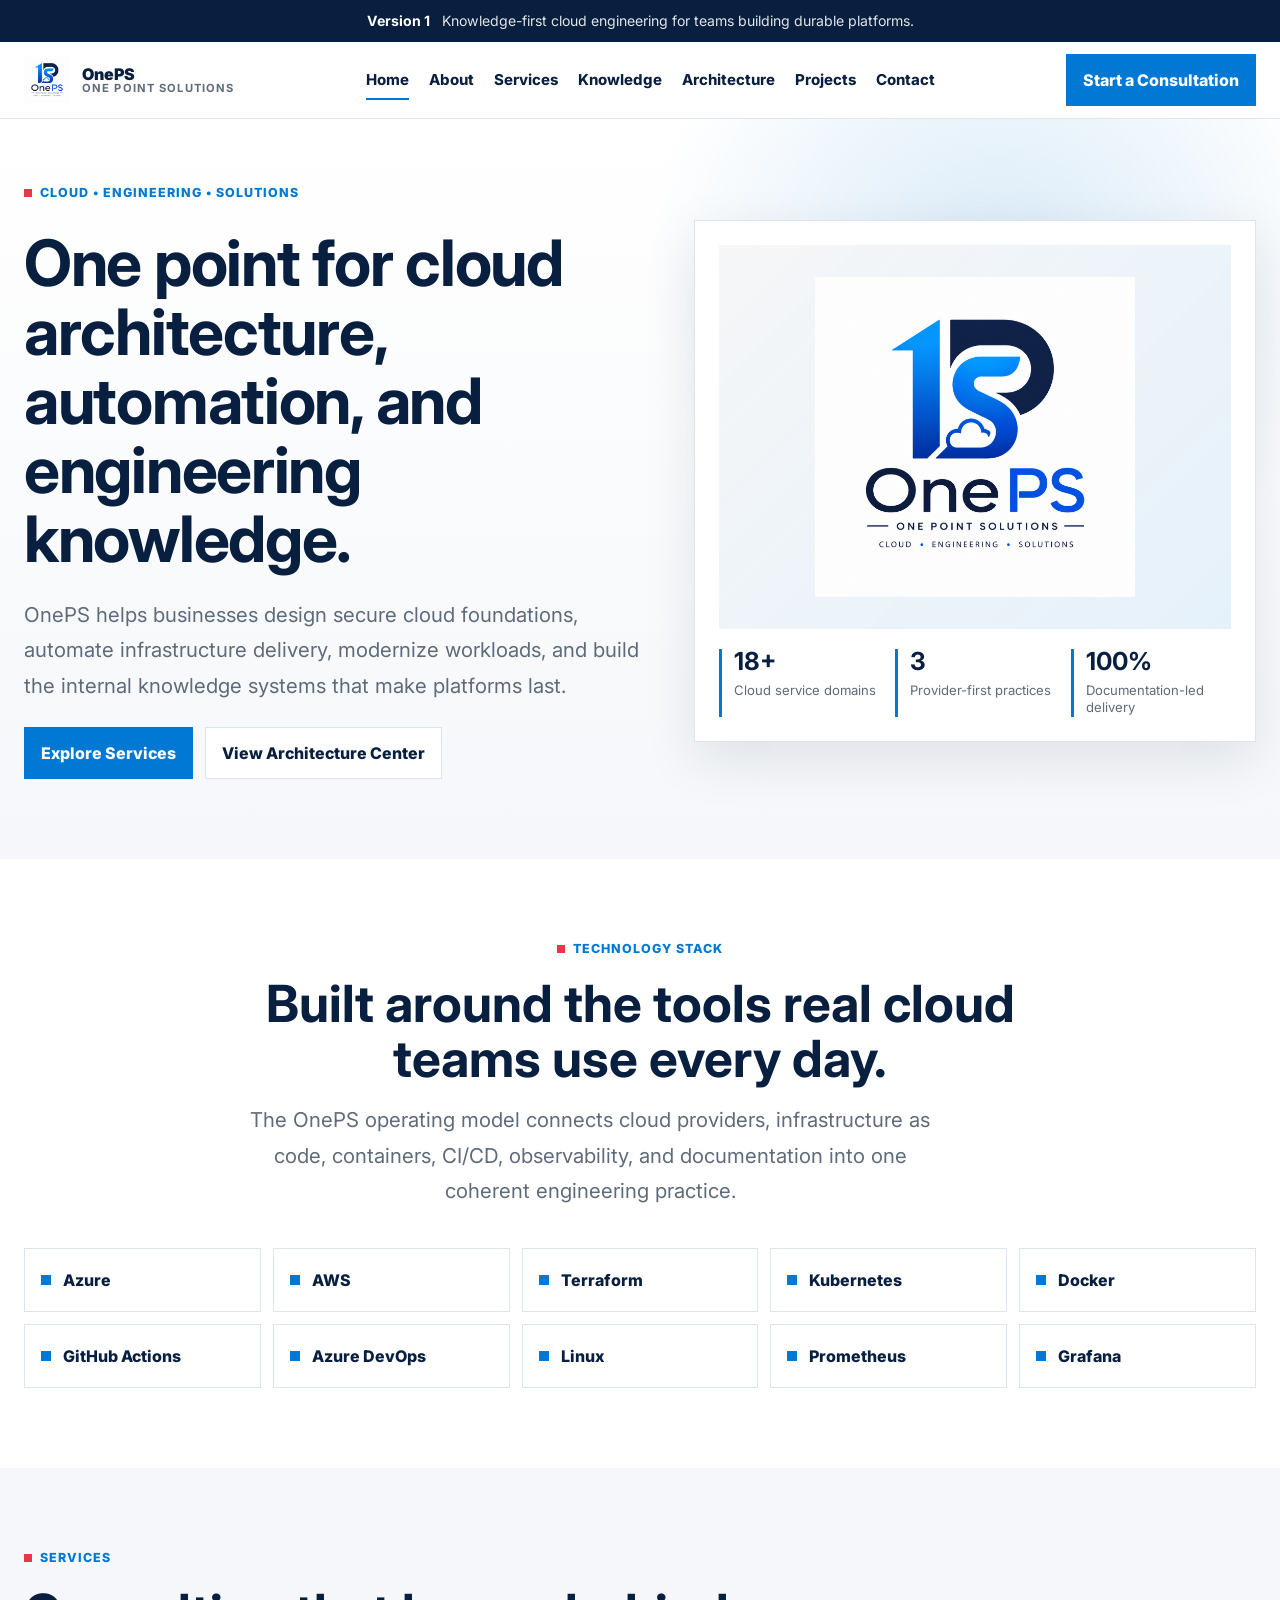
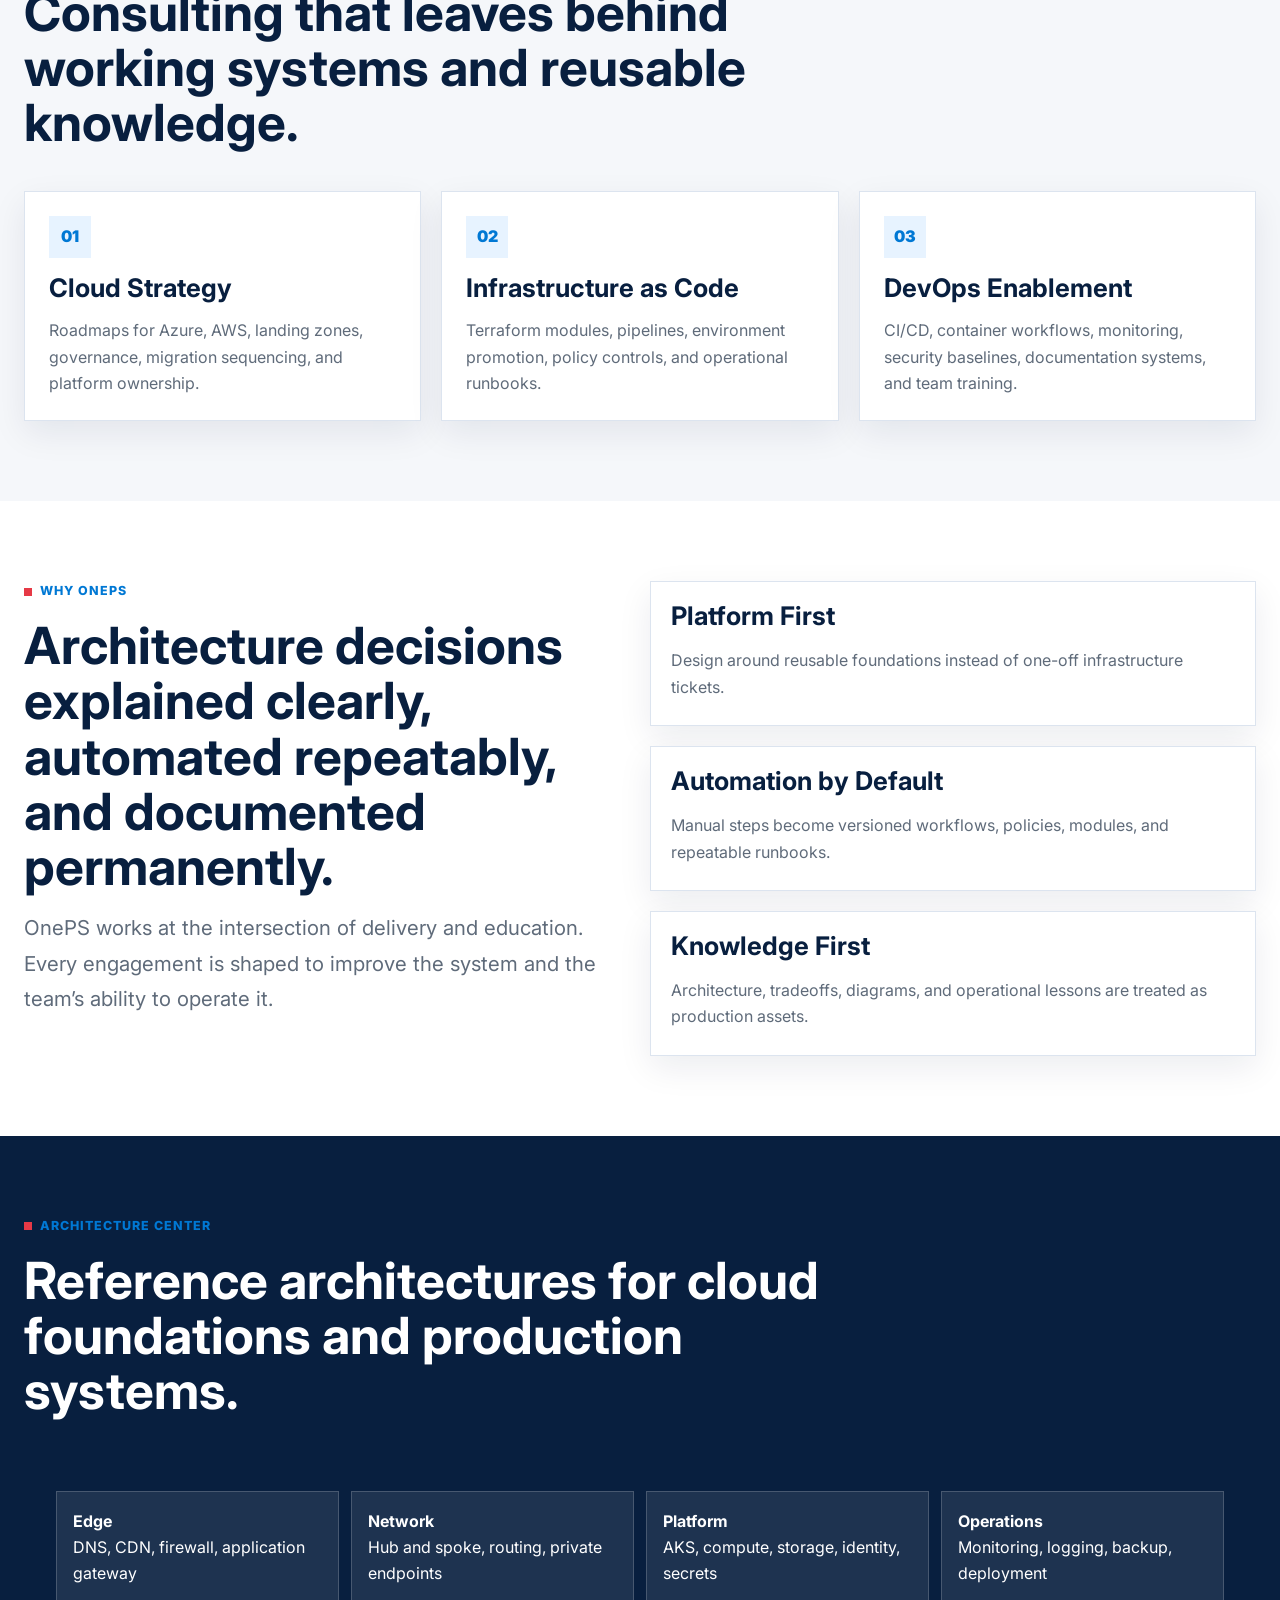
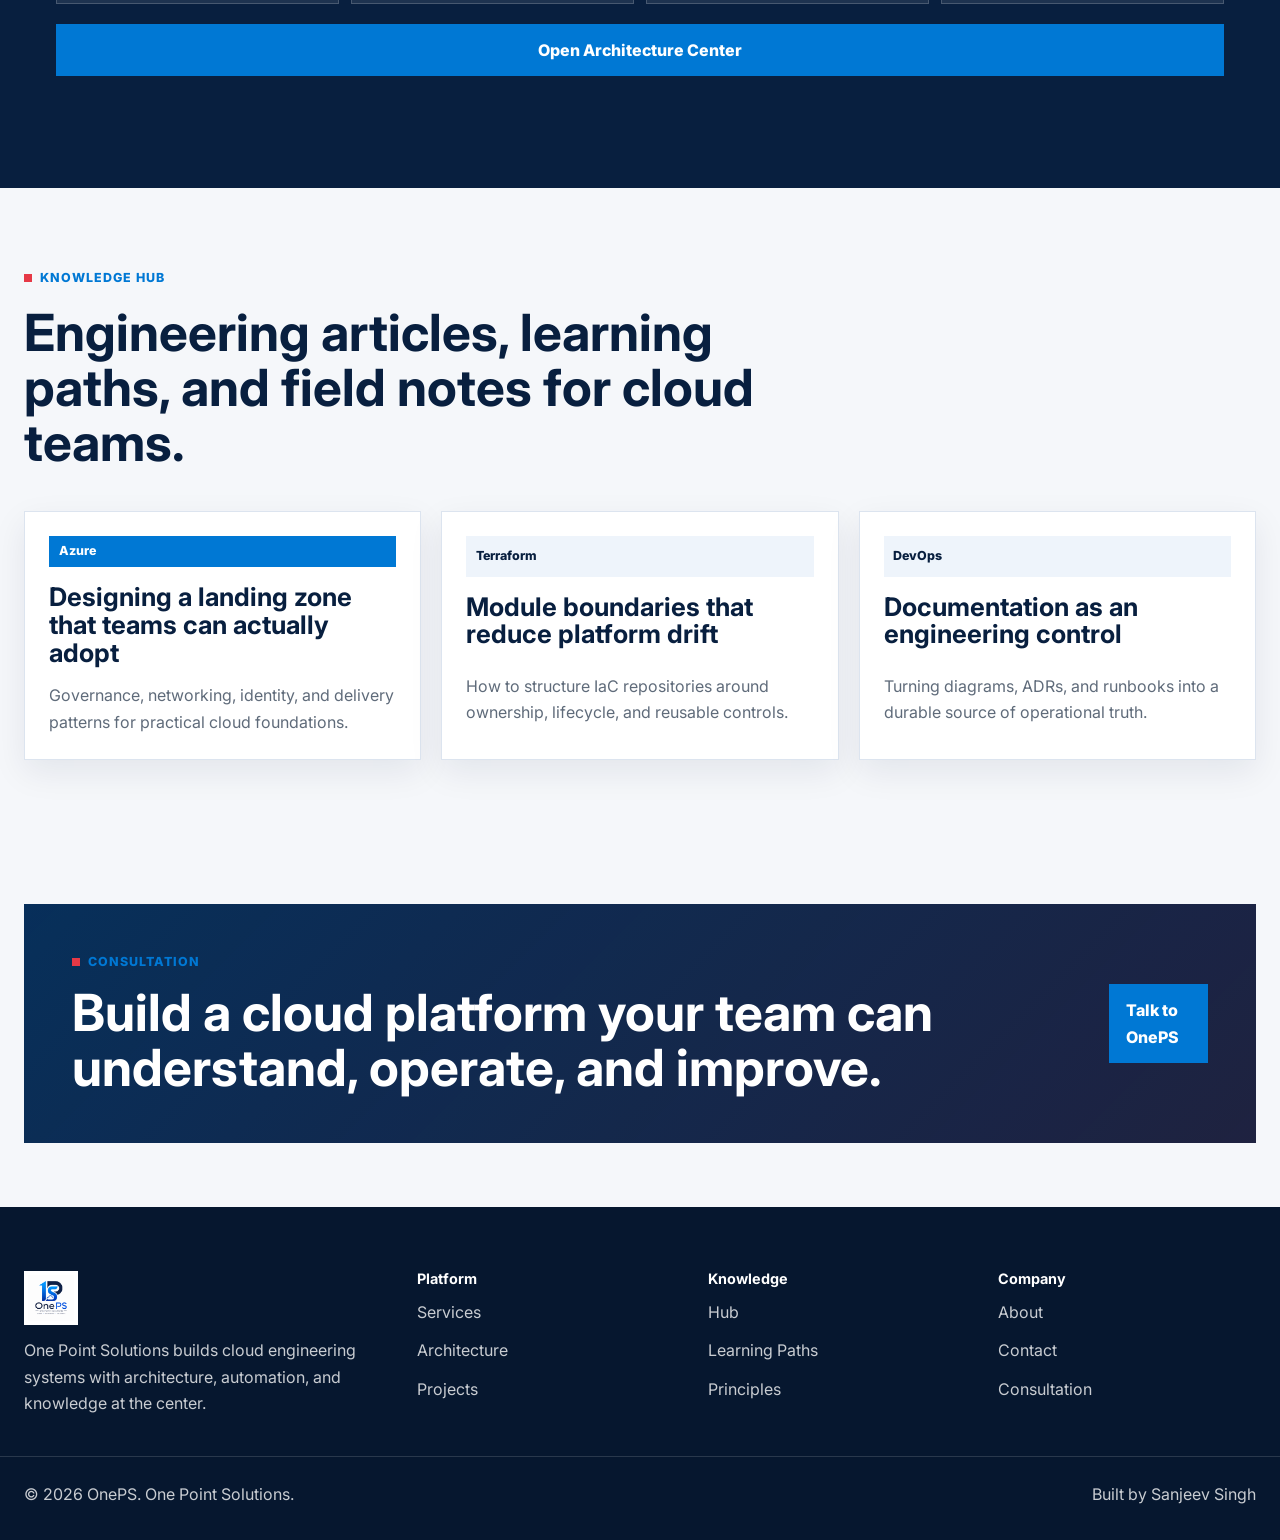
<file: index.html>
<!doctype html>
<html lang="en">
  <head>
    <meta charset="utf-8">
    <meta name="viewport" content="width=device-width, initial-scale=1">
    <title>OnePS | Cloud Engineering Solutions</title>
    <meta name="description" content="OnePS helps teams design, automate, modernize, and scale cloud infrastructure through consulting, architecture, education, and open engineering knowledge.">
    <link rel="canonical" href="https://oneps.in/">
    <meta name="theme-color" content="#081F3F">
    <meta property="og:title" content="OnePS | Cloud Engineering Solutions">
    <meta property="og:description" content="A knowledge-first cloud engineering platform for architecture, automation, migration, and DevOps.">
    <meta property="og:type" content="website">
    <meta property="og:image" content="images/logo/oneps-logo.png">
    <meta name="twitter:card" content="summary_large_image">
    <link rel="icon" href="images/logo/favicon.png">
    <link rel="manifest" href="manifest.json">
    <link rel="preconnect" href="https://fonts.googleapis.com">
    <link rel="preconnect" href="https://fonts.gstatic.com" crossorigin>
    <link href="https://fonts.googleapis.com/css2?family=Inter:wght@400;600;700;800;900&display=swap" rel="stylesheet">
    <link rel="stylesheet" href="css/style.css">
    <link rel="stylesheet" href="css/components.css">
    <link rel="stylesheet" href="css/utilities.css">
    <link rel="stylesheet" href="css/animations.css">
    <link rel="stylesheet" href="css/responsive.css">
    <script type="application/ld+json">
      {"@context":"https://schema.org","@type":"Organization","name":"OnePS","alternateName":"One Point Solutions","url":"https://oneps.in/","logo":"https://oneps.in/images/logo/oneps-logo.png","description":"Cloud engineering, architecture, automation, consulting, and knowledge platform."}
    </script>
  </head>
  <body>
    <a class="skip-link" href="#main">Skip to content</a>
    <div class="site-shell">
      <div class="announcement">
        <div class="container"><strong>Version 1</strong> Knowledge-first cloud engineering for teams building durable platforms.</div>
      </div>
      <header class="site-header">
        <div class="container nav">
          <a class="brand" href="index.html" aria-label="OnePS home">
            <img src="images/logo/oneps-logo.png" alt="OnePS logo">
            <span class="brand-name">OnePS <span>One Point Solutions</span></span>
          </a>
          <nav class="nav-links" data-nav-links aria-label="Primary navigation">
            <a class="active" href="index.html">Home</a>
            <a href="about.html">About</a>
            <a href="services.html">Services</a>
            <a href="knowledge.html">Knowledge</a>
            <a href="architecture.html">Architecture</a>
            <a href="projects.html">Projects</a>
            <a href="contact.html">Contact</a>
          </nav>
          <div class="nav-actions">
            <a class="btn btn-primary" href="contact.html">Start a Consultation</a>
            <button class="nav-toggle" type="button" data-nav-toggle aria-label="Open navigation" aria-expanded="false"><span></span></button>
          </div>
        </div>
      </header>

      <main id="main">
        <section class="hero">
          <div class="container hero-grid">
            <div class="hero-copy" data-reveal>
              <span class="eyebrow">Cloud • Engineering • Solutions</span>
              <h1>One point for cloud architecture, automation, and engineering knowledge.</h1>
              <p class="lead">OnePS helps businesses design secure cloud foundations, automate infrastructure delivery, modernize workloads, and build the internal knowledge systems that make platforms last.</p>
              <div class="hero-actions">
                <a class="btn btn-primary" href="services.html">Explore Services</a>
                <a class="btn btn-outline" href="architecture.html">View Architecture Center</a>
              </div>
            </div>
            <div class="hero-panel float-soft" data-reveal>
              <div class="logo-card">
                <img src="images/logo/oneps-logo.png" alt="Official OnePS logo">
              </div>
              <div class="metric-row" aria-label="OnePS platform metrics">
                <div class="metric"><strong data-counter="18" data-counter-suffix="+">18+</strong><span>Cloud service domains</span></div>
                <div class="metric"><strong data-counter="3">3</strong><span>Provider-first practices</span></div>
                <div class="metric"><strong data-counter="100" data-counter-suffix="%">100%</strong><span>Documentation-led delivery</span></div>
              </div>
            </div>
          </div>
        </section>

        <section class="section section-white">
          <div class="container">
            <div class="section-heading center" data-reveal>
              <span class="eyebrow">Technology Stack</span>
              <h2>Built around the tools real cloud teams use every day.</h2>
              <p class="lead">The OnePS operating model connects cloud providers, infrastructure as code, containers, CI/CD, observability, and documentation into one coherent engineering practice.</p>
            </div>
            <div class="tech-grid" data-reveal>
              <div class="tech-item"><span class="tech-dot"></span>Azure</div>
              <div class="tech-item"><span class="tech-dot"></span>AWS</div>
              <div class="tech-item"><span class="tech-dot"></span>Terraform</div>
              <div class="tech-item"><span class="tech-dot"></span>Kubernetes</div>
              <div class="tech-item"><span class="tech-dot"></span>Docker</div>
              <div class="tech-item"><span class="tech-dot"></span>GitHub Actions</div>
              <div class="tech-item"><span class="tech-dot"></span>Azure DevOps</div>
              <div class="tech-item"><span class="tech-dot"></span>Linux</div>
              <div class="tech-item"><span class="tech-dot"></span>Prometheus</div>
              <div class="tech-item"><span class="tech-dot"></span>Grafana</div>
            </div>
          </div>
        </section>

        <section class="section">
          <div class="container">
            <div class="section-heading" data-reveal>
              <span class="eyebrow">Services</span>
              <h2>Consulting that leaves behind working systems and reusable knowledge.</h2>
            </div>
            <div class="grid grid-3">
              <article class="card" data-reveal><span class="card-icon">01</span><h3>Cloud Strategy</h3><p>Roadmaps for Azure, AWS, landing zones, governance, migration sequencing, and platform ownership.</p></article>
              <article class="card" data-reveal><span class="card-icon">02</span><h3>Infrastructure as Code</h3><p>Terraform modules, pipelines, environment promotion, policy controls, and operational runbooks.</p></article>
              <article class="card" data-reveal><span class="card-icon">03</span><h3>DevOps Enablement</h3><p>CI/CD, container workflows, monitoring, security baselines, documentation systems, and team training.</p></article>
            </div>
          </div>
        </section>

        <section class="section section-white">
          <div class="container grid grid-2">
            <div class="section-heading" data-reveal>
              <span class="eyebrow">Why OnePS</span>
              <h2>Architecture decisions explained clearly, automated repeatably, and documented permanently.</h2>
              <p class="lead">OnePS works at the intersection of delivery and education. Every engagement is shaped to improve the system and the team’s ability to operate it.</p>
            </div>
            <div class="grid">
              <article class="card compact" data-reveal><h3>Platform First</h3><p>Design around reusable foundations instead of one-off infrastructure tickets.</p></article>
              <article class="card compact" data-reveal><h3>Automation by Default</h3><p>Manual steps become versioned workflows, policies, modules, and repeatable runbooks.</p></article>
              <article class="card compact" data-reveal><h3>Knowledge First</h3><p>Architecture, tradeoffs, diagrams, and operational lessons are treated as production assets.</p></article>
            </div>
          </div>
        </section>

        <section class="section section-dark">
          <div class="container">
            <div class="section-heading" data-reveal>
              <span class="eyebrow">Architecture Center</span>
              <h2>Reference architectures for cloud foundations and production systems.</h2>
            </div>
            <div class="architecture-map" data-reveal>
              <div class="flow-line">
                <div class="flow-node"><strong>Edge</strong><span>DNS, CDN, firewall, application gateway</span></div>
                <div class="flow-node"><strong>Network</strong><span>Hub and spoke, routing, private endpoints</span></div>
                <div class="flow-node"><strong>Platform</strong><span>AKS, compute, storage, identity, secrets</span></div>
                <div class="flow-node"><strong>Operations</strong><span>Monitoring, logging, backup, deployment</span></div>
              </div>
              <a class="btn btn-primary" href="architecture.html">Open Architecture Center</a>
            </div>
          </div>
        </section>

        <section class="section">
          <div class="container">
            <div class="section-heading" data-reveal>
              <span class="eyebrow">Knowledge Hub</span>
              <h2>Engineering articles, learning paths, and field notes for cloud teams.</h2>
            </div>
            <div class="grid grid-3">
              <article class="card" data-reveal><span class="badge badge-blue">Azure</span><h3>Designing a landing zone that teams can actually adopt</h3><p>Governance, networking, identity, and delivery patterns for practical cloud foundations.</p></article>
              <article class="card" data-reveal><span class="badge">Terraform</span><h3>Module boundaries that reduce platform drift</h3><p>How to structure IaC repositories around ownership, lifecycle, and reusable controls.</p></article>
              <article class="card" data-reveal><span class="badge">DevOps</span><h3>Documentation as an engineering control</h3><p>Turning diagrams, ADRs, and runbooks into a durable source of operational truth.</p></article>
            </div>
          </div>
        </section>

        <section class="section-tight">
          <div class="container">
            <div class="cta-band" data-reveal>
              <div class="between">
                <div class="stack-sm">
                  <span class="eyebrow">Consultation</span>
                  <h2>Build a cloud platform your team can understand, operate, and improve.</h2>
                </div>
                <a class="btn btn-primary" href="contact.html">Talk to OnePS</a>
              </div>
            </div>
          </div>
        </section>
      </main>

      <footer class="site-footer">
        <div class="container footer-grid">
          <div class="footer-col footer-brand">
            <img src="images/logo/oneps-logo.png" alt="OnePS logo">
            <p>One Point Solutions builds cloud engineering systems with architecture, automation, and knowledge at the center.</p>
          </div>
          <div class="footer-col"><h3>Platform</h3><a href="services.html">Services</a><a href="architecture.html">Architecture</a><a href="projects.html">Projects</a></div>
          <div class="footer-col"><h3>Knowledge</h3><a href="knowledge.html">Hub</a><a href="knowledge.html#learning-paths">Learning Paths</a><a href="about.html#principles">Principles</a></div>
          <div class="footer-col"><h3>Company</h3><a href="about.html">About</a><a href="contact.html">Contact</a><a href="contact.html">Consultation</a></div>
        </div>
        <div class="container footer-bottom"><span>© 2026 OnePS. One Point Solutions.</span><span> Built by Sanjeev Singh</span></div>
      </footer>
    </div>
    <script src="js/script.js" defer></script>
    <script src="js/navigation.js" defer></script>
    <script src="js/animations.js" defer></script>
    <script src="js/counters.js" defer></script>
    <script src="js/theme.js" defer></script>
  </body>
</html>
</file>
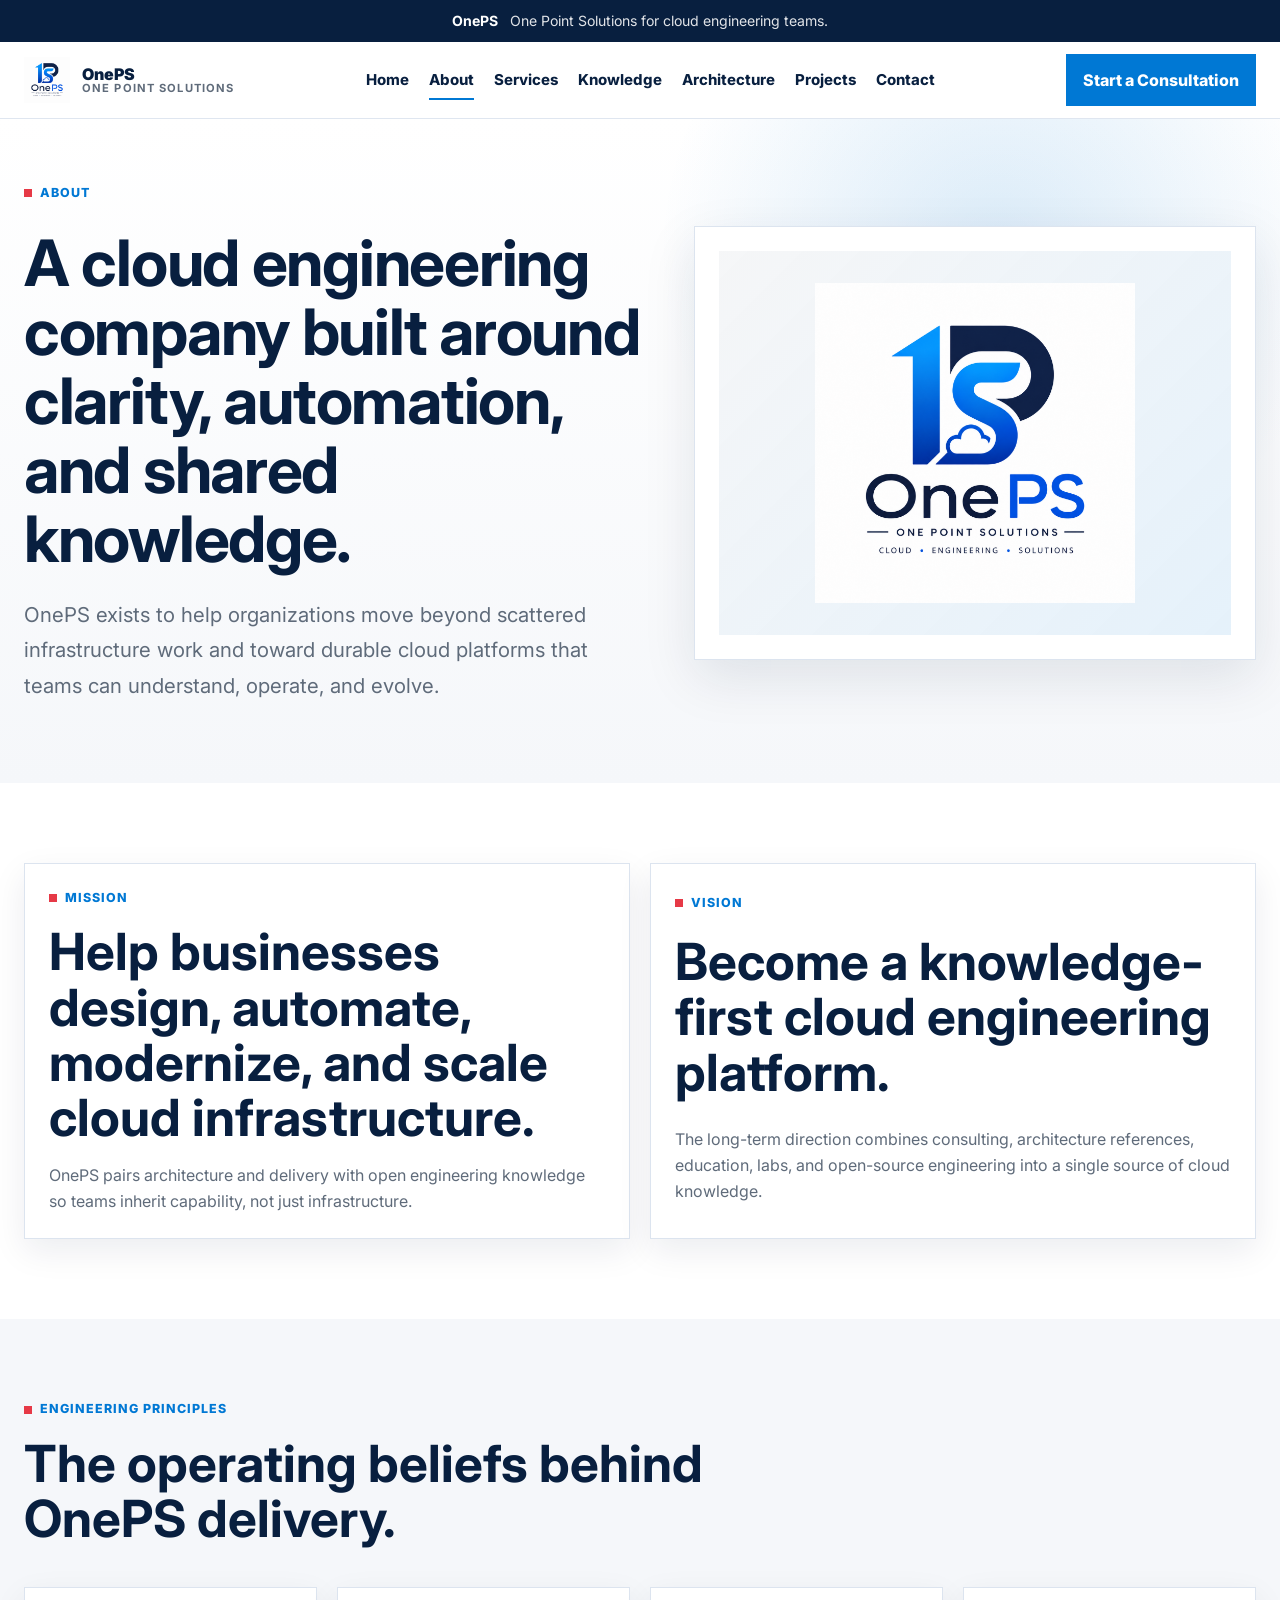
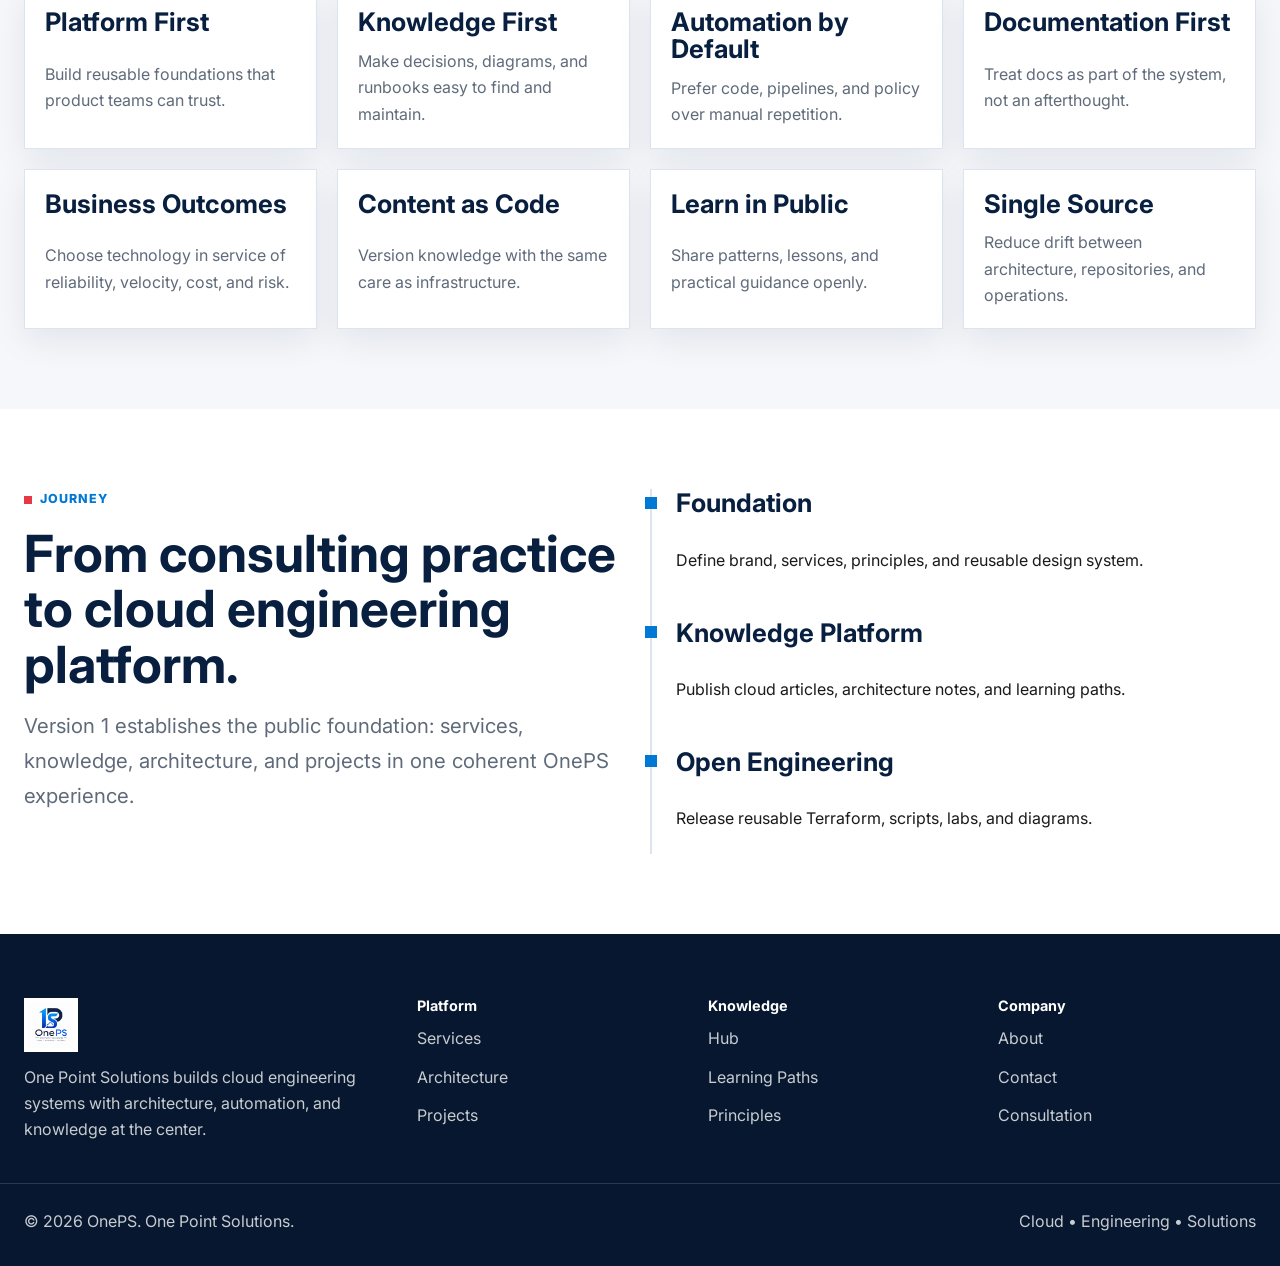
<file: about.html>
<!doctype html>
<html lang="en">
  <head>
    <meta charset="utf-8">
    <meta name="viewport" content="width=device-width, initial-scale=1">
    <title>About OnePS | One Point Solutions</title>
    <meta name="description" content="Learn about the OnePS mission, vision, story, and engineering principles behind a knowledge-first cloud engineering platform.">
    <link rel="canonical" href="https://oneps.in/about.html">
    <meta name="theme-color" content="#081F3F">
    <meta property="og:title" content="About OnePS">
    <meta property="og:description" content="OnePS combines consulting, architecture, education, and open engineering knowledge.">
    <meta property="og:type" content="website">
    <meta property="og:image" content="images/logo/oneps-logo.png">
    <link rel="icon" href="images/logo/favicon.png">
    <link rel="manifest" href="manifest.json">
    <link rel="preconnect" href="https://fonts.googleapis.com">
    <link rel="preconnect" href="https://fonts.gstatic.com" crossorigin>
    <link href="https://fonts.googleapis.com/css2?family=Inter:wght@400;600;700;800;900&display=swap" rel="stylesheet">
    <link rel="stylesheet" href="css/style.css">
    <link rel="stylesheet" href="css/components.css">
    <link rel="stylesheet" href="css/utilities.css">
    <link rel="stylesheet" href="css/animations.css">
    <link rel="stylesheet" href="css/responsive.css">
  </head>
  <body>
    <a class="skip-link" href="#main">Skip to content</a>
    <div class="announcement"><div class="container"><strong>OnePS</strong> One Point Solutions for cloud engineering teams.</div></div>
    <header class="site-header">
      <div class="container nav">
        <a class="brand" href="index.html"><img src="images/logo/oneps-logo.png" alt="OnePS logo"><span class="brand-name">OnePS <span>One Point Solutions</span></span></a>
        <nav class="nav-links" data-nav-links aria-label="Primary navigation"><a href="index.html">Home</a><a class="active" href="about.html">About</a><a href="services.html">Services</a><a href="knowledge.html">Knowledge</a><a href="architecture.html">Architecture</a><a href="projects.html">Projects</a><a href="contact.html">Contact</a></nav>
        <div class="nav-actions"><a class="btn btn-primary" href="contact.html">Start a Consultation</a><button class="nav-toggle" type="button" data-nav-toggle aria-label="Open navigation" aria-expanded="false"><span></span></button></div>
      </div>
    </header>
    <main id="main">
      <section class="hero">
        <div class="container hero-grid">
          <div class="hero-copy" data-reveal>
            <span class="eyebrow">About</span>
            <h1>A cloud engineering company built around clarity, automation, and shared knowledge.</h1>
            <p class="lead">OnePS exists to help organizations move beyond scattered infrastructure work and toward durable cloud platforms that teams can understand, operate, and evolve.</p>
          </div>
          <div class="hero-panel" data-reveal><div class="logo-card"><img src="images/logo/oneps-logo.png" alt="Official OnePS logo"></div></div>
        </div>
      </section>
      <section class="section section-white">
        <div class="container grid grid-2">
          <article class="card" data-reveal><span class="eyebrow">Mission</span><h2>Help businesses design, automate, modernize, and scale cloud infrastructure.</h2><p>OnePS pairs architecture and delivery with open engineering knowledge so teams inherit capability, not just infrastructure.</p></article>
          <article class="card" data-reveal><span class="eyebrow">Vision</span><h2>Become a knowledge-first cloud engineering platform.</h2><p>The long-term direction combines consulting, architecture references, education, labs, and open-source engineering into a single source of cloud knowledge.</p></article>
        </div>
      </section>
      <section class="section" id="principles">
        <div class="container">
          <div class="section-heading" data-reveal><span class="eyebrow">Engineering Principles</span><h2>The operating beliefs behind OnePS delivery.</h2></div>
          <div class="grid grid-4">
            <article class="card compact" data-reveal><h3>Platform First</h3><p>Build reusable foundations that product teams can trust.</p></article>
            <article class="card compact" data-reveal><h3>Knowledge First</h3><p>Make decisions, diagrams, and runbooks easy to find and maintain.</p></article>
            <article class="card compact" data-reveal><h3>Automation by Default</h3><p>Prefer code, pipelines, and policy over manual repetition.</p></article>
            <article class="card compact" data-reveal><h3>Documentation First</h3><p>Treat docs as part of the system, not an afterthought.</p></article>
            <article class="card compact" data-reveal><h3>Business Outcomes</h3><p>Choose technology in service of reliability, velocity, cost, and risk.</p></article>
            <article class="card compact" data-reveal><h3>Content as Code</h3><p>Version knowledge with the same care as infrastructure.</p></article>
            <article class="card compact" data-reveal><h3>Learn in Public</h3><p>Share patterns, lessons, and practical guidance openly.</p></article>
            <article class="card compact" data-reveal><h3>Single Source</h3><p>Reduce drift between architecture, repositories, and operations.</p></article>
          </div>
        </div>
      </section>
      <section class="section section-white">
        <div class="container grid grid-2">
          <div class="section-heading" data-reveal><span class="eyebrow">Journey</span><h2>From consulting practice to cloud engineering platform.</h2><p class="lead">Version 1 establishes the public foundation: services, knowledge, architecture, and projects in one coherent OnePS experience.</p></div>
          <div class="timeline" data-reveal>
            <div class="timeline-item"><h3>Foundation</h3><p>Define brand, services, principles, and reusable design system.</p></div>
            <div class="timeline-item"><h3>Knowledge Platform</h3><p>Publish cloud articles, architecture notes, and learning paths.</p></div>
            <div class="timeline-item"><h3>Open Engineering</h3><p>Release reusable Terraform, scripts, labs, and diagrams.</p></div>
          </div>
        </div>
      </section>
    </main>
    <footer class="site-footer"><div class="container footer-grid"><div class="footer-col footer-brand"><img src="images/logo/oneps-logo.png" alt="OnePS logo"><p>One Point Solutions builds cloud engineering systems with architecture, automation, and knowledge at the center.</p></div><div class="footer-col"><h3>Platform</h3><a href="services.html">Services</a><a href="architecture.html">Architecture</a><a href="projects.html">Projects</a></div><div class="footer-col"><h3>Knowledge</h3><a href="knowledge.html">Hub</a><a href="knowledge.html#learning-paths">Learning Paths</a><a href="about.html#principles">Principles</a></div><div class="footer-col"><h3>Company</h3><a href="about.html">About</a><a href="contact.html">Contact</a><a href="contact.html">Consultation</a></div></div><div class="container footer-bottom"><span>© 2026 OnePS. One Point Solutions.</span><span>Cloud • Engineering • Solutions</span></div></footer>
    <script src="js/script.js" defer></script><script src="js/navigation.js" defer></script><script src="js/animations.js" defer></script><script src="js/theme.js" defer></script>
  </body>
</html>
</file>
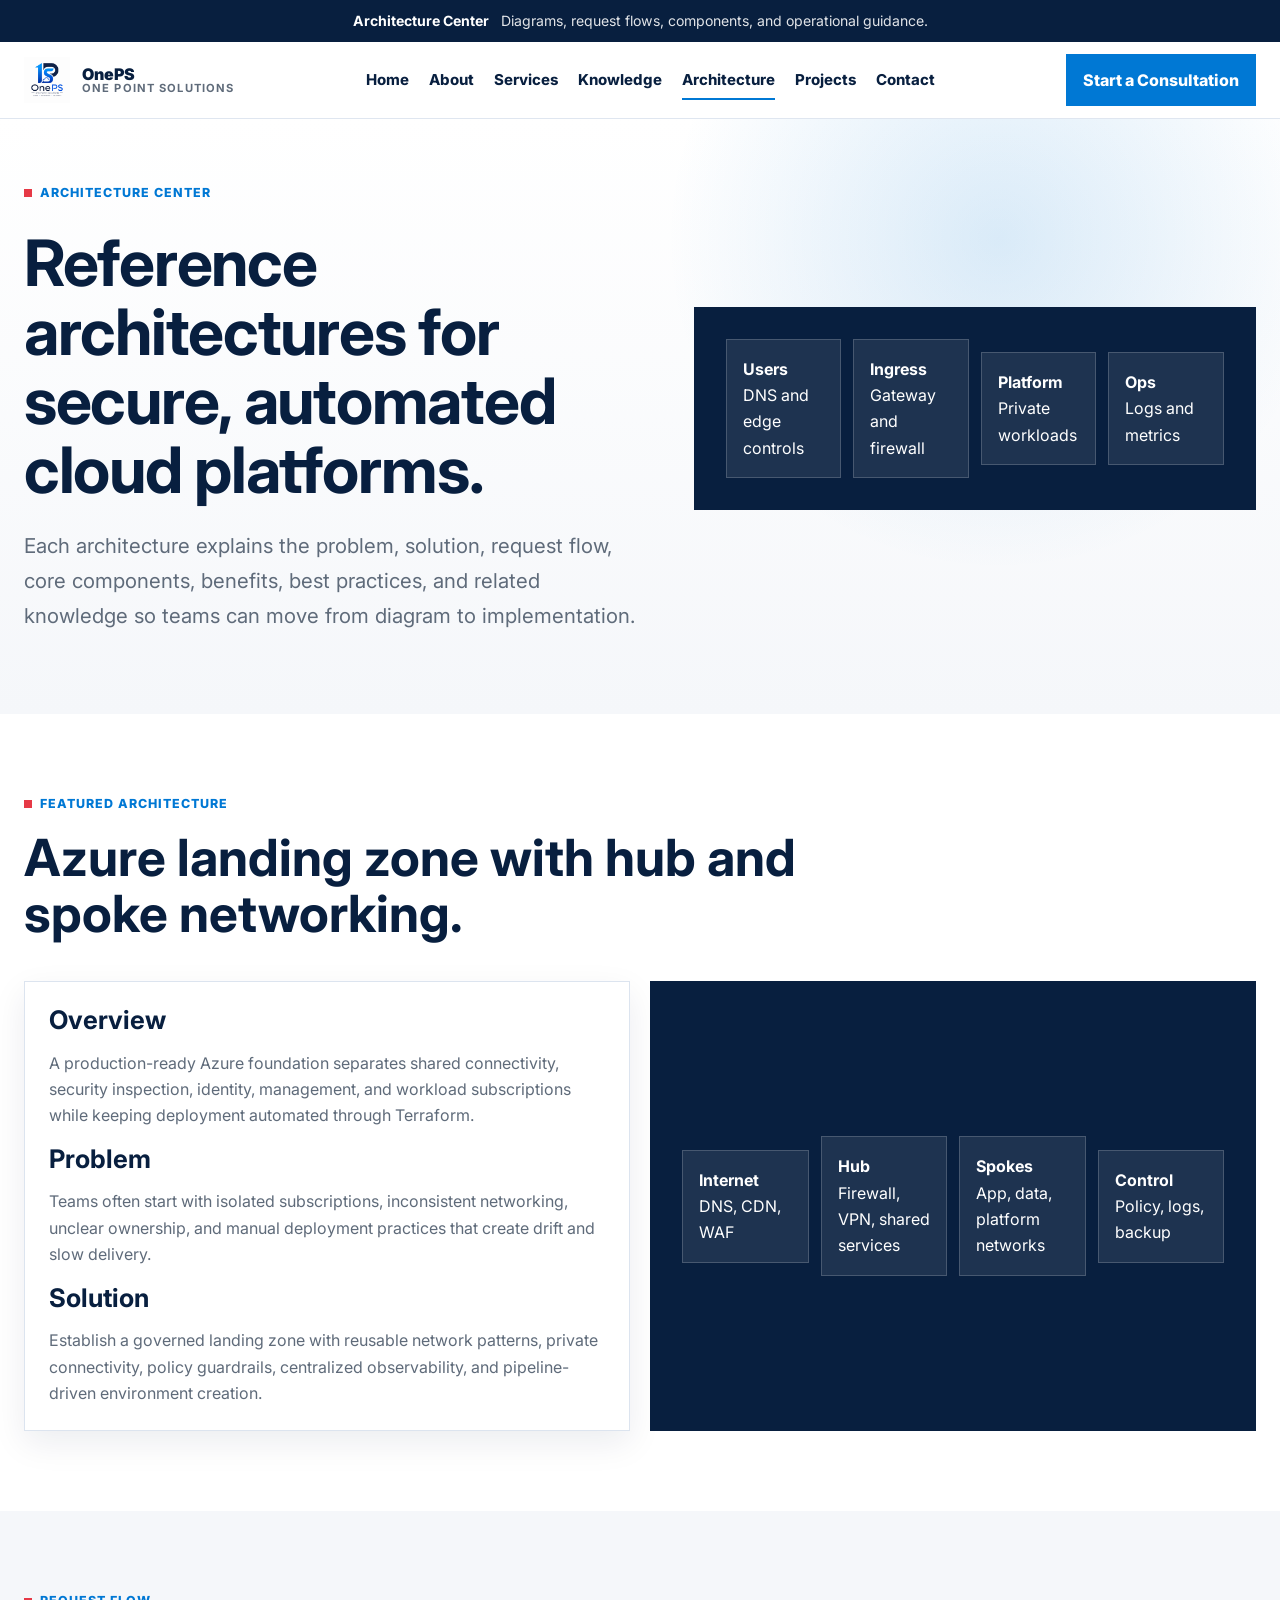
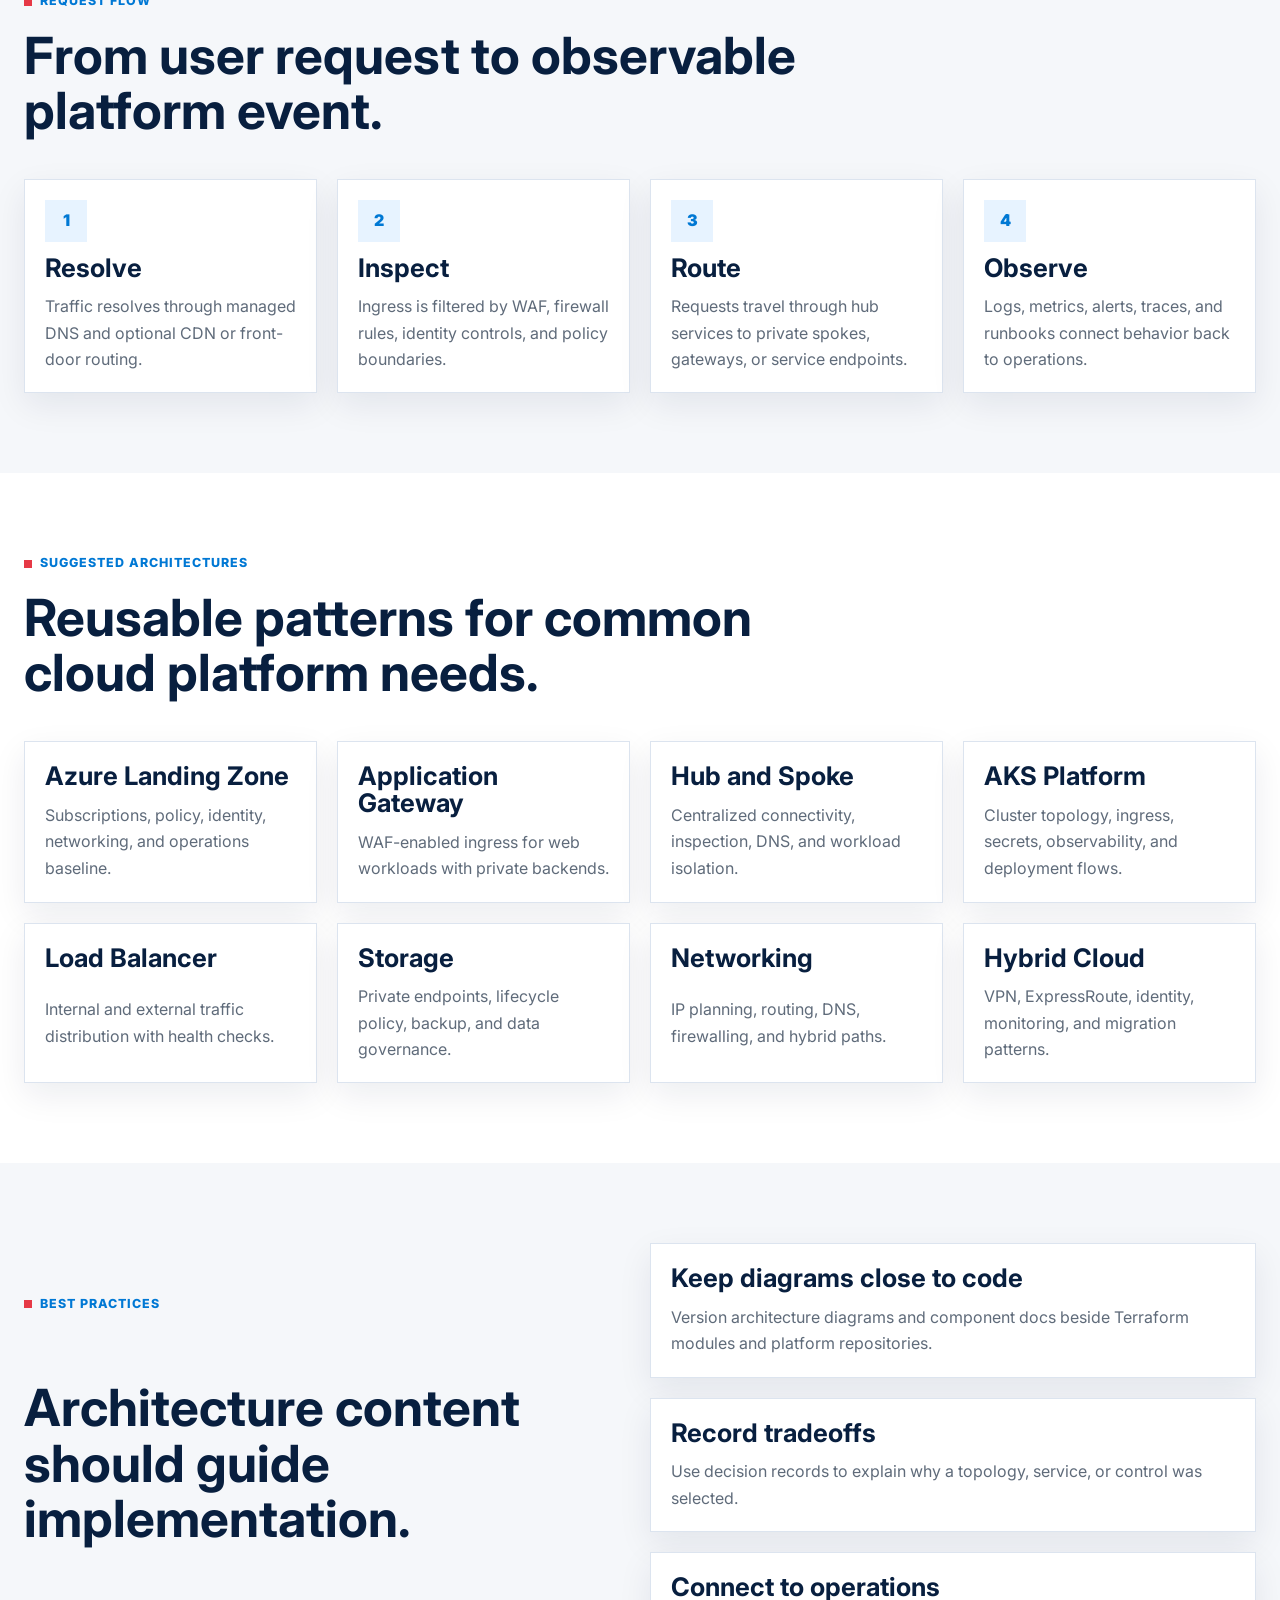
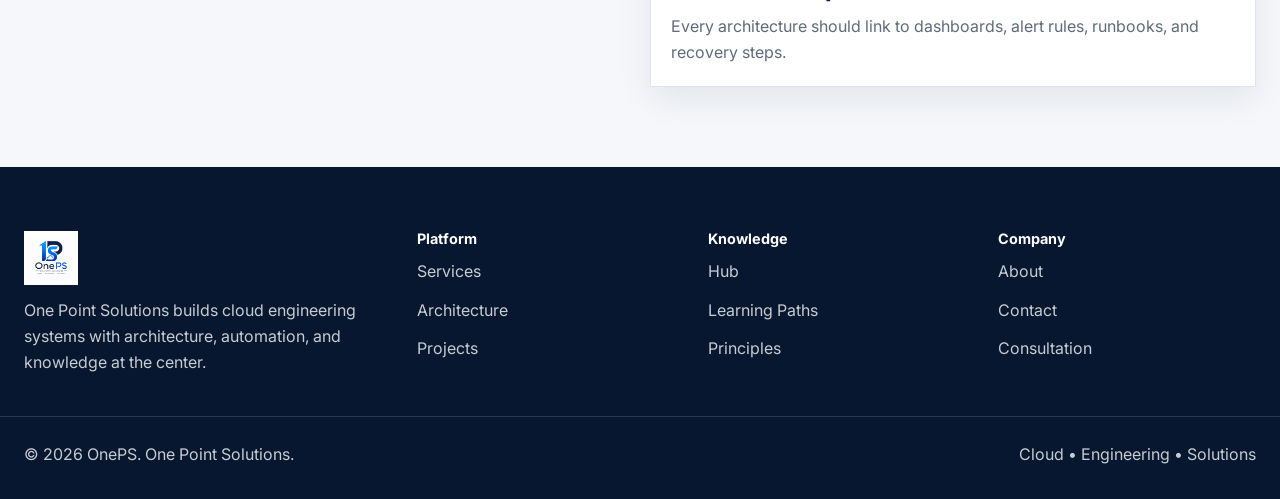
<file: architecture.html>
<!doctype html>
<html lang="en">
  <head>
    <meta charset="utf-8">
    <meta name="viewport" content="width=device-width, initial-scale=1">
    <title>OnePS Architecture Center | Cloud Reference Architectures</title>
    <meta name="description" content="Reference architectures from OnePS for Azure Landing Zones, Application Gateway, Hub and Spoke, AKS, Load Balancer, Storage, Networking, and Hybrid Cloud.">
    <link rel="canonical" href="https://oneps.in/architecture.html">
    <meta name="theme-color" content="#081F3F">
    <meta property="og:title" content="OnePS Architecture Center">
    <meta property="og:description" content="Cloud architecture diagrams, request flows, components, benefits, and best practices.">
    <meta property="og:type" content="website">
    <meta property="og:image" content="images/logo/oneps-logo.png">
    <link rel="icon" href="images/logo/favicon.png">
    <link rel="manifest" href="manifest.json">
    <link rel="preconnect" href="https://fonts.googleapis.com"><link rel="preconnect" href="https://fonts.gstatic.com" crossorigin>
    <link href="https://fonts.googleapis.com/css2?family=Inter:wght@400;600;700;800;900&display=swap" rel="stylesheet">
    <link rel="stylesheet" href="css/style.css"><link rel="stylesheet" href="css/components.css"><link rel="stylesheet" href="css/utilities.css"><link rel="stylesheet" href="css/animations.css"><link rel="stylesheet" href="css/responsive.css">
  </head>
  <body>
    <a class="skip-link" href="#main">Skip to content</a>
    <div class="announcement"><div class="container"><strong>Architecture Center</strong> Diagrams, request flows, components, and operational guidance.</div></div>
    <header class="site-header"><div class="container nav"><a class="brand" href="index.html"><img src="images/logo/oneps-logo.png" alt="OnePS logo"><span class="brand-name">OnePS <span>One Point Solutions</span></span></a><nav class="nav-links" data-nav-links aria-label="Primary navigation"><a href="index.html">Home</a><a href="about.html">About</a><a href="services.html">Services</a><a href="knowledge.html">Knowledge</a><a class="active" href="architecture.html">Architecture</a><a href="projects.html">Projects</a><a href="contact.html">Contact</a></nav><div class="nav-actions"><a class="btn btn-primary" href="contact.html">Start a Consultation</a><button class="nav-toggle" type="button" data-nav-toggle aria-label="Open navigation" aria-expanded="false"><span></span></button></div></div></header>
    <main id="main">
      <section class="hero"><div class="container hero-grid"><div class="hero-copy" data-reveal><span class="eyebrow">Architecture Center</span><h1>Reference architectures for secure, automated cloud platforms.</h1><p class="lead">Each architecture explains the problem, solution, request flow, core components, benefits, best practices, and related knowledge so teams can move from diagram to implementation.</p></div><div class="architecture-map" data-reveal><div class="flow-line"><div class="flow-node"><strong>Users</strong><span>DNS and edge controls</span></div><div class="flow-node"><strong>Ingress</strong><span>Gateway and firewall</span></div><div class="flow-node"><strong>Platform</strong><span>Private workloads</span></div><div class="flow-node"><strong>Ops</strong><span>Logs and metrics</span></div></div></div></div></section>
      <section class="section section-white"><div class="container"><div class="section-heading" data-reveal><span class="eyebrow">Featured Architecture</span><h2>Azure landing zone with hub and spoke networking.</h2></div><div class="grid grid-2"><article class="card" data-reveal><h3>Overview</h3><p>A production-ready Azure foundation separates shared connectivity, security inspection, identity, management, and workload subscriptions while keeping deployment automated through Terraform.</p><h3>Problem</h3><p>Teams often start with isolated subscriptions, inconsistent networking, unclear ownership, and manual deployment practices that create drift and slow delivery.</p><h3>Solution</h3><p>Establish a governed landing zone with reusable network patterns, private connectivity, policy guardrails, centralized observability, and pipeline-driven environment creation.</p></article><div class="architecture-map" data-reveal><div class="flow-line"><div class="flow-node"><strong>Internet</strong><span>DNS, CDN, WAF</span></div><div class="flow-node"><strong>Hub</strong><span>Firewall, VPN, shared services</span></div><div class="flow-node"><strong>Spokes</strong><span>App, data, platform networks</span></div><div class="flow-node"><strong>Control</strong><span>Policy, logs, backup</span></div></div></div></div></div></section>
      <section class="section"><div class="container"><div class="section-heading" data-reveal><span class="eyebrow">Request Flow</span><h2>From user request to observable platform event.</h2></div><div class="grid grid-4"><article class="card compact" data-reveal><span class="card-icon">1</span><h3>Resolve</h3><p>Traffic resolves through managed DNS and optional CDN or front-door routing.</p></article><article class="card compact" data-reveal><span class="card-icon">2</span><h3>Inspect</h3><p>Ingress is filtered by WAF, firewall rules, identity controls, and policy boundaries.</p></article><article class="card compact" data-reveal><span class="card-icon">3</span><h3>Route</h3><p>Requests travel through hub services to private spokes, gateways, or service endpoints.</p></article><article class="card compact" data-reveal><span class="card-icon">4</span><h3>Observe</h3><p>Logs, metrics, alerts, traces, and runbooks connect behavior back to operations.</p></article></div></div></section>
      <section class="section section-white"><div class="container"><div class="section-heading" data-reveal><span class="eyebrow">Suggested Architectures</span><h2>Reusable patterns for common cloud platform needs.</h2></div><div class="grid grid-4">
        <article class="card compact" data-reveal><h3>Azure Landing Zone</h3><p>Subscriptions, policy, identity, networking, and operations baseline.</p></article>
        <article class="card compact" data-reveal><h3>Application Gateway</h3><p>WAF-enabled ingress for web workloads with private backends.</p></article>
        <article class="card compact" data-reveal><h3>Hub and Spoke</h3><p>Centralized connectivity, inspection, DNS, and workload isolation.</p></article>
        <article class="card compact" data-reveal><h3>AKS Platform</h3><p>Cluster topology, ingress, secrets, observability, and deployment flows.</p></article>
        <article class="card compact" data-reveal><h3>Load Balancer</h3><p>Internal and external traffic distribution with health checks.</p></article>
        <article class="card compact" data-reveal><h3>Storage</h3><p>Private endpoints, lifecycle policy, backup, and data governance.</p></article>
        <article class="card compact" data-reveal><h3>Networking</h3><p>IP planning, routing, DNS, firewalling, and hybrid paths.</p></article>
        <article class="card compact" data-reveal><h3>Hybrid Cloud</h3><p>VPN, ExpressRoute, identity, monitoring, and migration patterns.</p></article>
      </div></div></section>
      <section class="section"><div class="container grid grid-2"><div class="section-heading" data-reveal><span class="eyebrow">Best Practices</span><h2>Architecture content should guide implementation.</h2></div><div class="grid"><article class="card compact" data-reveal><h3>Keep diagrams close to code</h3><p>Version architecture diagrams and component docs beside Terraform modules and platform repositories.</p></article><article class="card compact" data-reveal><h3>Record tradeoffs</h3><p>Use decision records to explain why a topology, service, or control was selected.</p></article><article class="card compact" data-reveal><h3>Connect to operations</h3><p>Every architecture should link to dashboards, alert rules, runbooks, and recovery steps.</p></article></div></div></section>
    </main>
    <footer class="site-footer"><div class="container footer-grid"><div class="footer-col footer-brand"><img src="images/logo/oneps-logo.png" alt="OnePS logo"><p>One Point Solutions builds cloud engineering systems with architecture, automation, and knowledge at the center.</p></div><div class="footer-col"><h3>Platform</h3><a href="services.html">Services</a><a href="architecture.html">Architecture</a><a href="projects.html">Projects</a></div><div class="footer-col"><h3>Knowledge</h3><a href="knowledge.html">Hub</a><a href="knowledge.html#learning-paths">Learning Paths</a><a href="about.html#principles">Principles</a></div><div class="footer-col"><h3>Company</h3><a href="about.html">About</a><a href="contact.html">Contact</a><a href="contact.html">Consultation</a></div></div><div class="container footer-bottom"><span>© 2026 OnePS. One Point Solutions.</span><span>Cloud • Engineering • Solutions</span></div></footer>
    <script src="js/script.js" defer></script><script src="js/navigation.js" defer></script><script src="js/animations.js" defer></script><script src="js/theme.js" defer></script>
  </body>
</html>
</file>
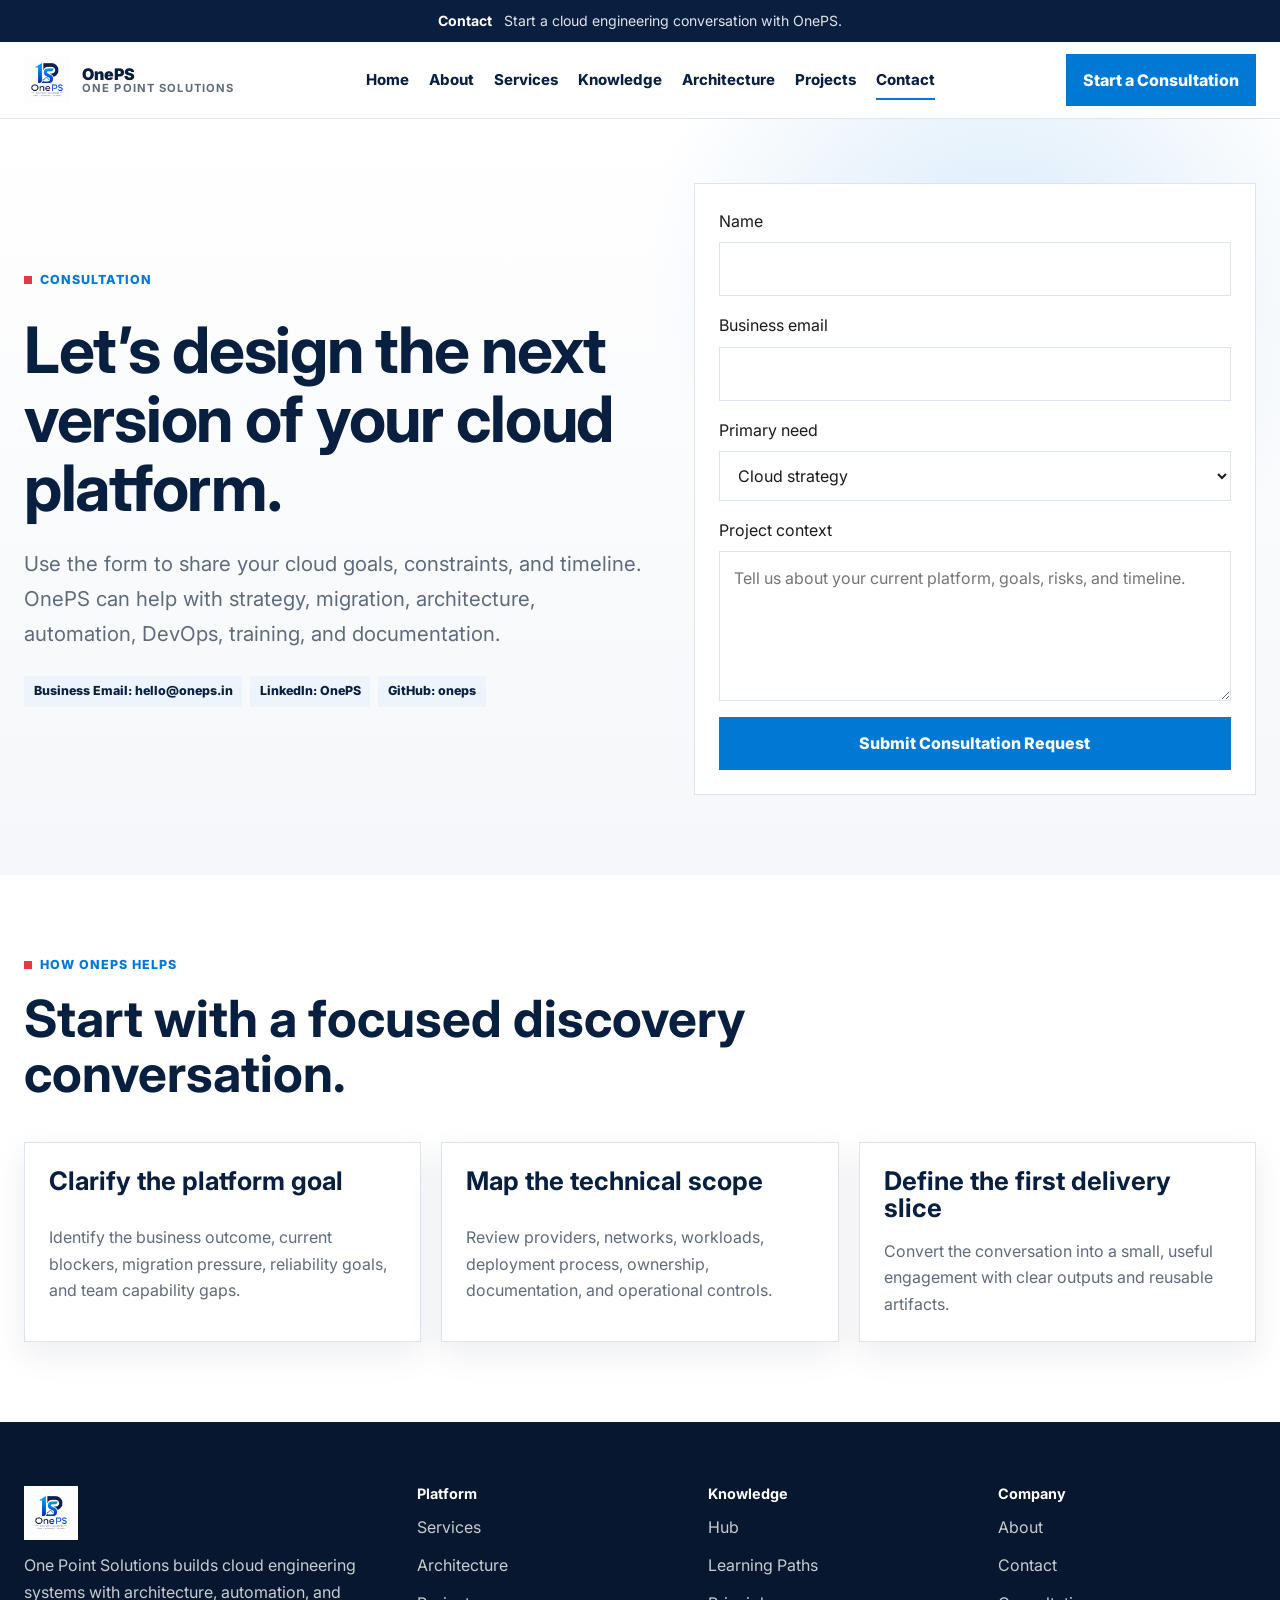
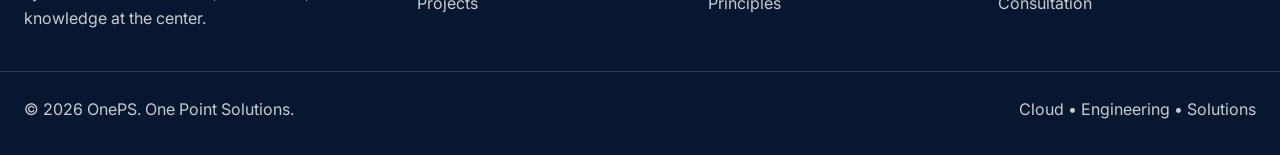
<file: contact.html>
<!doctype html>
<html lang="en">
  <head>
    <meta charset="utf-8">
    <meta name="viewport" content="width=device-width, initial-scale=1">
    <title>Contact OnePS | Cloud Engineering Consultation</title>
    <meta name="description" content="Contact OnePS for cloud strategy, architecture, Terraform, DevOps, Kubernetes, automation, documentation, and training consultations.">
    <link rel="canonical" href="https://oneps.in/contact.html">
    <meta name="theme-color" content="#081F3F">
    <meta property="og:title" content="Contact OnePS">
    <meta property="og:description" content="Start a professional consultation with OnePS.">
    <meta property="og:type" content="website">
    <meta property="og:image" content="images/logo/oneps-logo.png">
    <link rel="icon" href="images/logo/favicon.png">
    <link rel="manifest" href="manifest.json">
    <link rel="preconnect" href="https://fonts.googleapis.com"><link rel="preconnect" href="https://fonts.gstatic.com" crossorigin>
    <link href="https://fonts.googleapis.com/css2?family=Inter:wght@400;600;700;800;900&display=swap" rel="stylesheet">
    <link rel="stylesheet" href="css/style.css"><link rel="stylesheet" href="css/components.css"><link rel="stylesheet" href="css/utilities.css"><link rel="stylesheet" href="css/animations.css"><link rel="stylesheet" href="css/responsive.css">
  </head>
  <body>
    <a class="skip-link" href="#main">Skip to content</a>
    <div class="announcement"><div class="container"><strong>Contact</strong> Start a cloud engineering conversation with OnePS.</div></div>
    <header class="site-header"><div class="container nav"><a class="brand" href="index.html"><img src="images/logo/oneps-logo.png" alt="OnePS logo"><span class="brand-name">OnePS <span>One Point Solutions</span></span></a><nav class="nav-links" data-nav-links aria-label="Primary navigation"><a href="index.html">Home</a><a href="about.html">About</a><a href="services.html">Services</a><a href="knowledge.html">Knowledge</a><a href="architecture.html">Architecture</a><a href="projects.html">Projects</a><a class="active" href="contact.html">Contact</a></nav><div class="nav-actions"><a class="btn btn-primary" href="contact.html">Start a Consultation</a><button class="nav-toggle" type="button" data-nav-toggle aria-label="Open navigation" aria-expanded="false"><span></span></button></div></div></header>
    <main id="main">
      <section class="hero"><div class="container hero-grid"><div class="hero-copy" data-reveal><span class="eyebrow">Consultation</span><h1>Let’s design the next version of your cloud platform.</h1><p class="lead">Use the form to share your cloud goals, constraints, and timeline. OnePS can help with strategy, migration, architecture, automation, DevOps, training, and documentation.</p><div class="tag-list"><span class="tag">Business Email: hello@oneps.in</span><span class="tag">LinkedIn: OnePS</span><span class="tag">GitHub: oneps</span></div></div><div class="contact-panel" data-reveal><form class="form" action="#" method="post"><div class="form-field"><label for="name">Name</label><input id="name" name="name" autocomplete="name" required></div><div class="form-field"><label for="email">Business email</label><input id="email" name="email" type="email" autocomplete="email" required></div><div class="form-field"><label for="service">Primary need</label><select id="service" name="service"><option>Cloud strategy</option><option>Cloud migration</option><option>Terraform and IaC</option><option>DevOps and CI/CD</option><option>Kubernetes and containers</option><option>Training and documentation</option></select></div><div class="form-field"><label for="message">Project context</label><textarea id="message" name="message" placeholder="Tell us about your current platform, goals, risks, and timeline."></textarea></div><button class="btn btn-primary full-width" type="submit">Submit Consultation Request</button></form></div></div></section>
      <section class="section section-white"><div class="container"><div class="section-heading" data-reveal><span class="eyebrow">How OnePS Helps</span><h2>Start with a focused discovery conversation.</h2></div><div class="grid grid-3"><article class="card" data-reveal><h3>Clarify the platform goal</h3><p>Identify the business outcome, current blockers, migration pressure, reliability goals, and team capability gaps.</p></article><article class="card" data-reveal><h3>Map the technical scope</h3><p>Review providers, networks, workloads, deployment process, ownership, documentation, and operational controls.</p></article><article class="card" data-reveal><h3>Define the first delivery slice</h3><p>Convert the conversation into a small, useful engagement with clear outputs and reusable artifacts.</p></article></div></div></section>
    </main>
    <footer class="site-footer"><div class="container footer-grid"><div class="footer-col footer-brand"><img src="images/logo/oneps-logo.png" alt="OnePS logo"><p>One Point Solutions builds cloud engineering systems with architecture, automation, and knowledge at the center.</p></div><div class="footer-col"><h3>Platform</h3><a href="services.html">Services</a><a href="architecture.html">Architecture</a><a href="projects.html">Projects</a></div><div class="footer-col"><h3>Knowledge</h3><a href="knowledge.html">Hub</a><a href="knowledge.html#learning-paths">Learning Paths</a><a href="about.html#principles">Principles</a></div><div class="footer-col"><h3>Company</h3><a href="about.html">About</a><a href="contact.html">Contact</a><a href="contact.html">Consultation</a></div></div><div class="container footer-bottom"><span>© 2026 OnePS. One Point Solutions.</span><span>Cloud • Engineering • Solutions</span></div></footer>
    <script src="js/script.js" defer></script><script src="js/navigation.js" defer></script><script src="js/animations.js" defer></script><script src="js/theme.js" defer></script>
  </body>
</html>
</file>
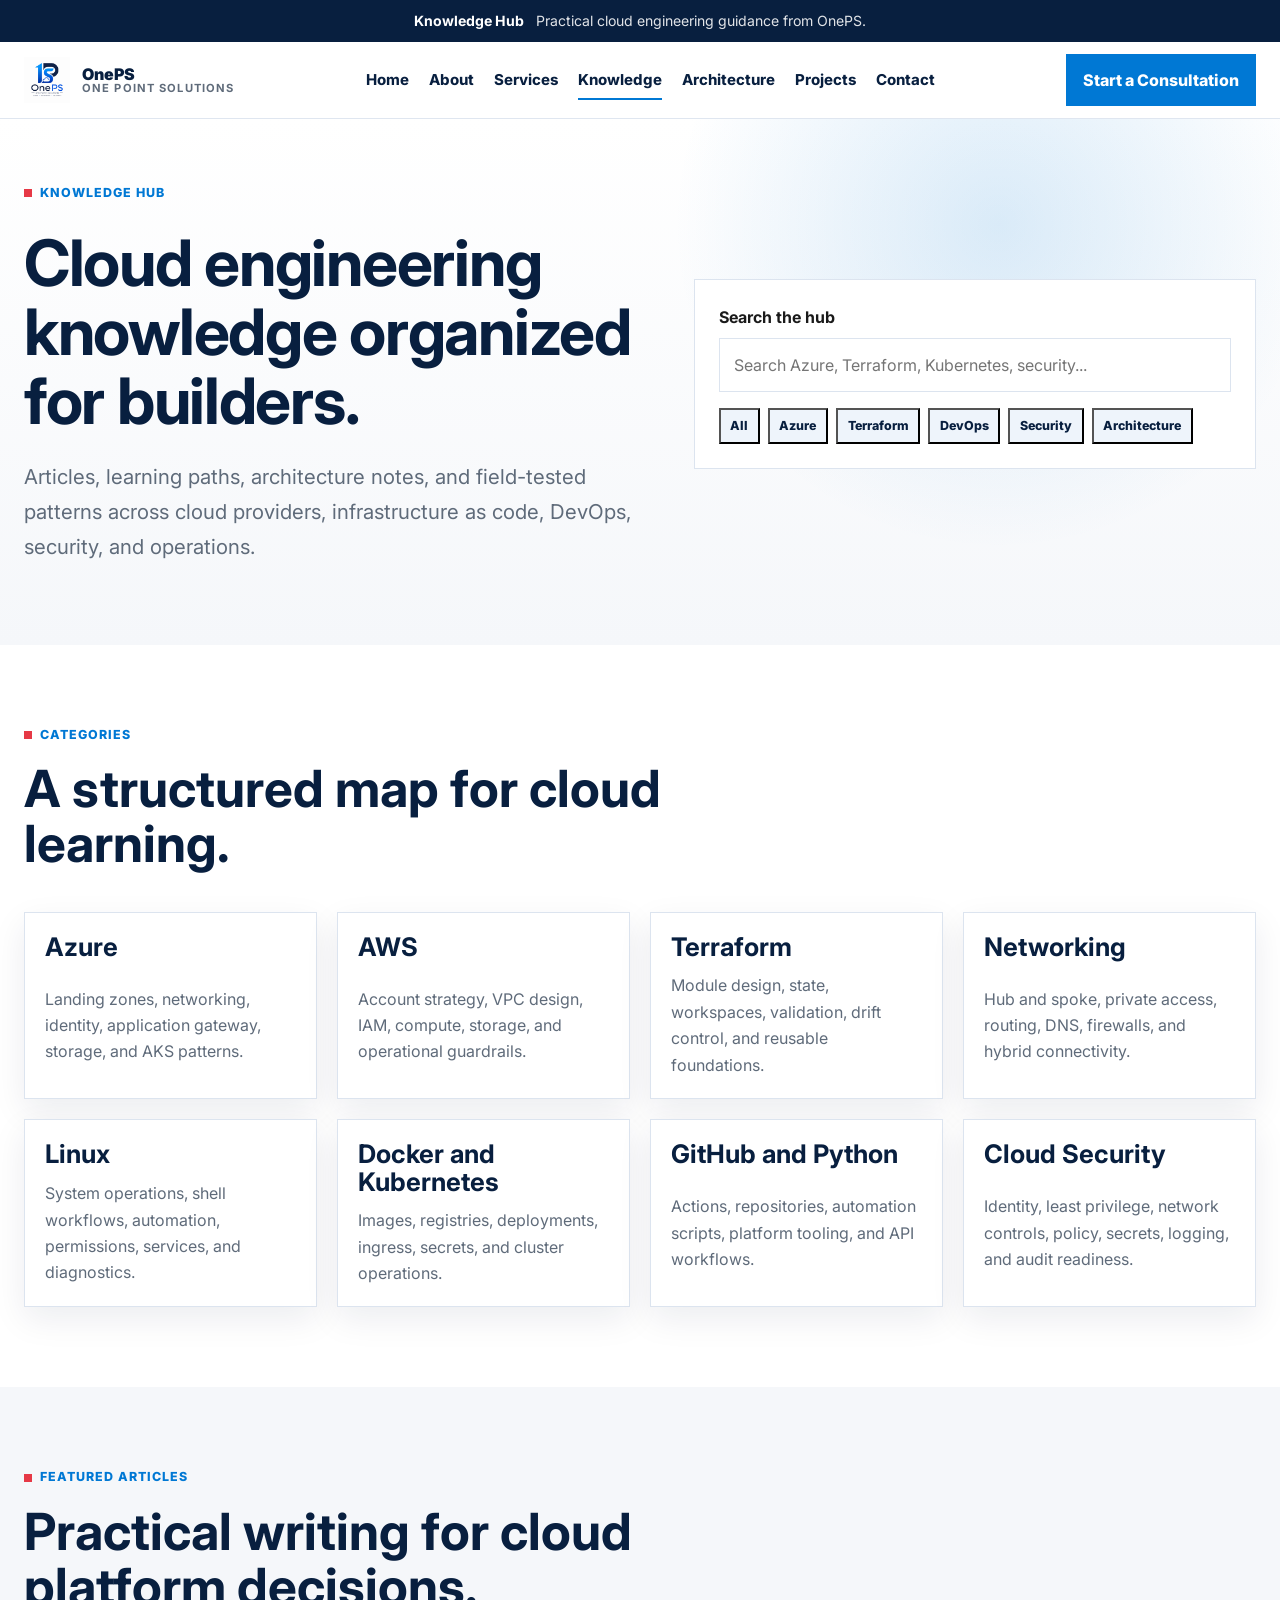
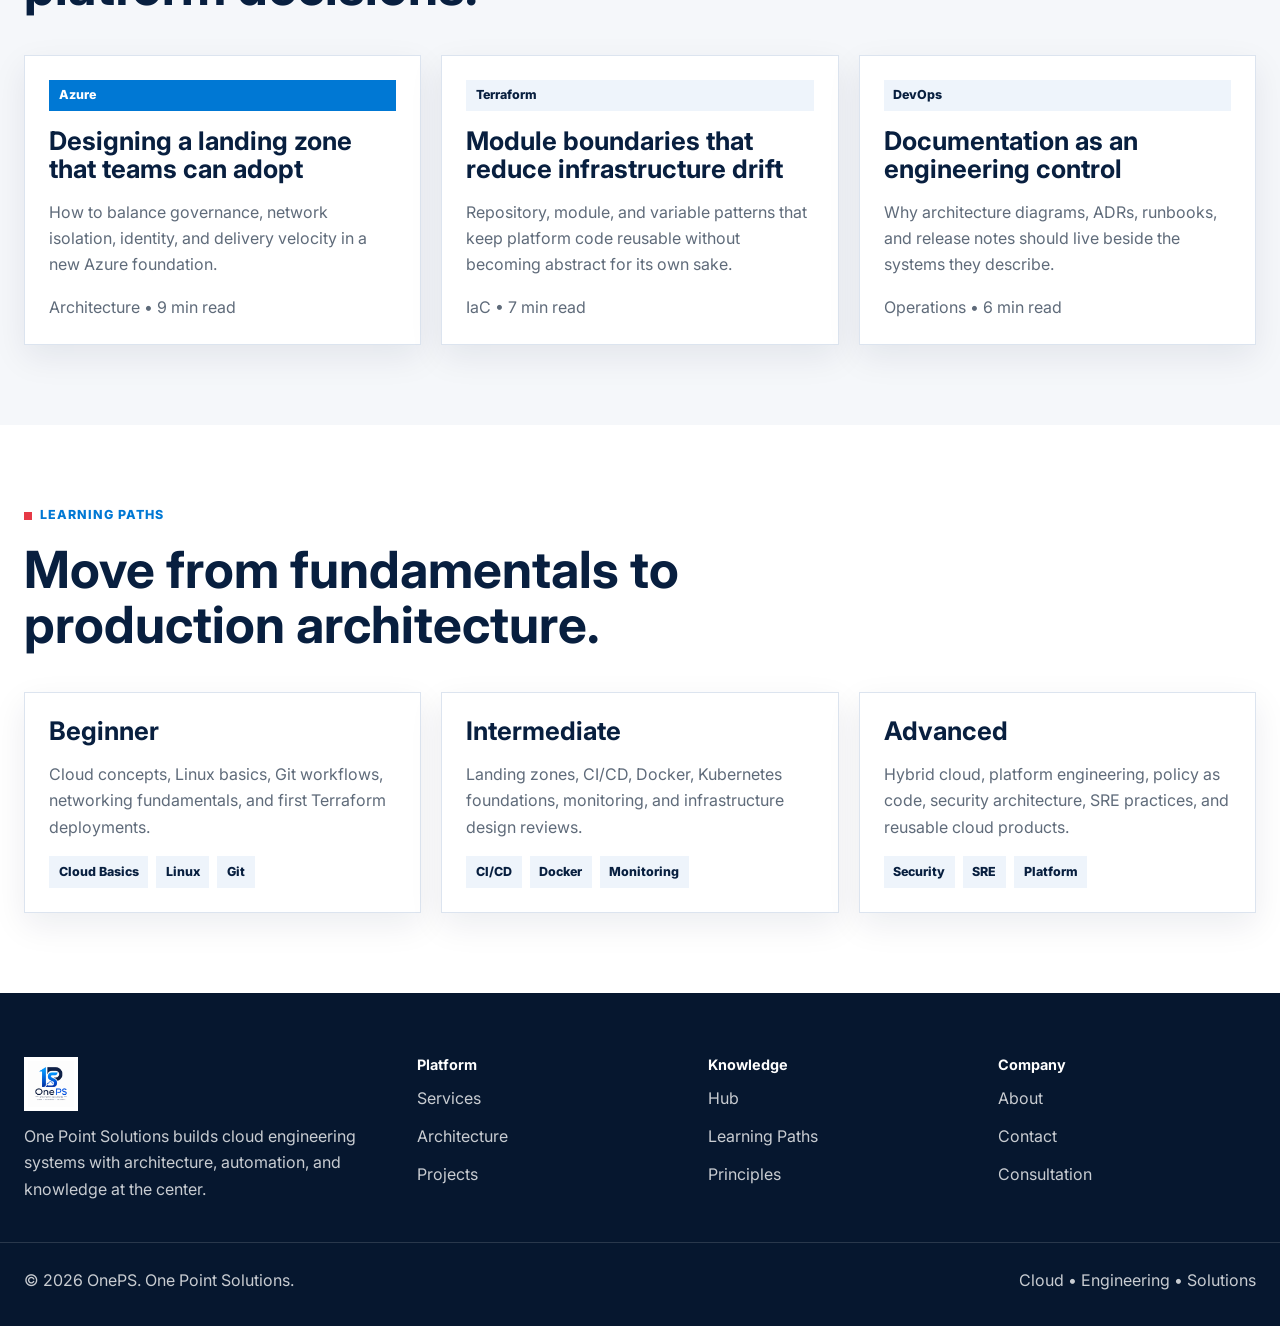
<file: knowledge.html>
<!doctype html>
<html lang="en">
  <head>
    <meta charset="utf-8">
    <meta name="viewport" content="width=device-width, initial-scale=1">
    <title>OnePS Knowledge Hub | Cloud Engineering Articles and Learning Paths</title>
    <meta name="description" content="Explore OnePS articles and learning paths for Azure, AWS, Terraform, networking, Linux, Docker, Kubernetes, GitHub, Python, DevOps, cloud security, and architecture.">
    <link rel="canonical" href="https://oneps.in/knowledge.html">
    <meta name="theme-color" content="#081F3F">
    <meta property="og:title" content="OnePS Knowledge Hub">
    <meta property="og:description" content="Cloud engineering articles, field notes, categories, and learning paths.">
    <meta property="og:type" content="website">
    <meta property="og:image" content="images/logo/oneps-logo.png">
    <link rel="icon" href="images/logo/favicon.png">
    <link rel="manifest" href="manifest.json">
    <link rel="preconnect" href="https://fonts.googleapis.com"><link rel="preconnect" href="https://fonts.gstatic.com" crossorigin>
    <link href="https://fonts.googleapis.com/css2?family=Inter:wght@400;600;700;800;900&display=swap" rel="stylesheet">
    <link rel="stylesheet" href="css/style.css"><link rel="stylesheet" href="css/components.css"><link rel="stylesheet" href="css/utilities.css"><link rel="stylesheet" href="css/animations.css"><link rel="stylesheet" href="css/responsive.css">
  </head>
  <body>
    <a class="skip-link" href="#main">Skip to content</a>
    <div class="announcement"><div class="container"><strong>Knowledge Hub</strong> Practical cloud engineering guidance from OnePS.</div></div>
    <header class="site-header"><div class="container nav"><a class="brand" href="index.html"><img src="images/logo/oneps-logo.png" alt="OnePS logo"><span class="brand-name">OnePS <span>One Point Solutions</span></span></a><nav class="nav-links" data-nav-links aria-label="Primary navigation"><a href="index.html">Home</a><a href="about.html">About</a><a href="services.html">Services</a><a class="active" href="knowledge.html">Knowledge</a><a href="architecture.html">Architecture</a><a href="projects.html">Projects</a><a href="contact.html">Contact</a></nav><div class="nav-actions"><a class="btn btn-primary" href="contact.html">Start a Consultation</a><button class="nav-toggle" type="button" data-nav-toggle aria-label="Open navigation" aria-expanded="false"><span></span></button></div></div></header>
    <main id="main">
      <section class="hero"><div class="container hero-grid"><div class="hero-copy" data-reveal><span class="eyebrow">Knowledge Hub</span><h1>Cloud engineering knowledge organized for builders.</h1><p class="lead">Articles, learning paths, architecture notes, and field-tested patterns across cloud providers, infrastructure as code, DevOps, security, and operations.</p></div><div class="search-panel" data-reveal><div class="search-field"><label for="knowledge-search"><strong>Search the hub</strong></label><input id="knowledge-search" data-search-input type="search" placeholder="Search Azure, Terraform, Kubernetes, security..."></div><div class="tag-list" style="margin-top: 1rem;"><button class="tag active" data-category="all" type="button">All</button><button class="tag" data-category="azure" type="button">Azure</button><button class="tag" data-category="terraform" type="button">Terraform</button><button class="tag" data-category="devops" type="button">DevOps</button><button class="tag" data-category="security" type="button">Security</button><button class="tag" data-category="architecture" type="button">Architecture</button></div></div></div></section>
      <section class="section section-white"><div class="container"><div class="section-heading" data-reveal><span class="eyebrow">Categories</span><h2>A structured map for cloud learning.</h2></div><div class="grid grid-4">
        <article class="card compact" data-search-item data-search-category="azure architecture" data-reveal><h3>Azure</h3><p>Landing zones, networking, identity, application gateway, storage, and AKS patterns.</p></article>
        <article class="card compact" data-search-item data-search-category="aws architecture" data-reveal><h3>AWS</h3><p>Account strategy, VPC design, IAM, compute, storage, and operational guardrails.</p></article>
        <article class="card compact" data-search-item data-search-category="terraform devops" data-reveal><h3>Terraform</h3><p>Module design, state, workspaces, validation, drift control, and reusable foundations.</p></article>
        <article class="card compact" data-search-item data-search-category="networking security architecture" data-reveal><h3>Networking</h3><p>Hub and spoke, private access, routing, DNS, firewalls, and hybrid connectivity.</p></article>
        <article class="card compact" data-search-item data-search-category="linux devops" data-reveal><h3>Linux</h3><p>System operations, shell workflows, automation, permissions, services, and diagnostics.</p></article>
        <article class="card compact" data-search-item data-search-category="docker kubernetes devops" data-reveal><h3>Docker and Kubernetes</h3><p>Images, registries, deployments, ingress, secrets, and cluster operations.</p></article>
        <article class="card compact" data-search-item data-search-category="github python devops" data-reveal><h3>GitHub and Python</h3><p>Actions, repositories, automation scripts, platform tooling, and API workflows.</p></article>
        <article class="card compact" data-search-item data-search-category="security architecture" data-reveal><h3>Cloud Security</h3><p>Identity, least privilege, network controls, policy, secrets, logging, and audit readiness.</p></article>
      </div></div></section>
      <section class="section"><div class="container"><div class="section-heading" data-reveal><span class="eyebrow">Featured Articles</span><h2>Practical writing for cloud platform decisions.</h2></div><div class="grid grid-3">
        <article class="card" data-search-item data-search-category="azure architecture security" data-reveal><span class="badge badge-blue">Azure</span><h3>Designing a landing zone that teams can adopt</h3><p>How to balance governance, network isolation, identity, and delivery velocity in a new Azure foundation.</p><p class="article-meta">Architecture • 9 min read</p></article>
        <article class="card" data-search-item data-search-category="terraform devops" data-reveal><span class="badge">Terraform</span><h3>Module boundaries that reduce infrastructure drift</h3><p>Repository, module, and variable patterns that keep platform code reusable without becoming abstract for its own sake.</p><p class="article-meta">IaC • 7 min read</p></article>
        <article class="card" data-search-item data-search-category="devops architecture" data-reveal><span class="badge">DevOps</span><h3>Documentation as an engineering control</h3><p>Why architecture diagrams, ADRs, runbooks, and release notes should live beside the systems they describe.</p><p class="article-meta">Operations • 6 min read</p></article>
      </div></div></section>
      <section class="section section-white" id="learning-paths"><div class="container"><div class="section-heading" data-reveal><span class="eyebrow">Learning Paths</span><h2>Move from fundamentals to production architecture.</h2></div><div class="grid grid-3">
        <article class="card" data-reveal><h3>Beginner</h3><p>Cloud concepts, Linux basics, Git workflows, networking fundamentals, and first Terraform deployments.</p><div class="tag-list"><span class="tag">Cloud Basics</span><span class="tag">Linux</span><span class="tag">Git</span></div></article>
        <article class="card" data-reveal><h3>Intermediate</h3><p>Landing zones, CI/CD, Docker, Kubernetes foundations, monitoring, and infrastructure design reviews.</p><div class="tag-list"><span class="tag">CI/CD</span><span class="tag">Docker</span><span class="tag">Monitoring</span></div></article>
        <article class="card" data-reveal><h3>Advanced</h3><p>Hybrid cloud, platform engineering, policy as code, security architecture, SRE practices, and reusable cloud products.</p><div class="tag-list"><span class="tag">Security</span><span class="tag">SRE</span><span class="tag">Platform</span></div></article>
      </div></div></section>
    </main>
    <footer class="site-footer"><div class="container footer-grid"><div class="footer-col footer-brand"><img src="images/logo/oneps-logo.png" alt="OnePS logo"><p>One Point Solutions builds cloud engineering systems with architecture, automation, and knowledge at the center.</p></div><div class="footer-col"><h3>Platform</h3><a href="services.html">Services</a><a href="architecture.html">Architecture</a><a href="projects.html">Projects</a></div><div class="footer-col"><h3>Knowledge</h3><a href="knowledge.html">Hub</a><a href="knowledge.html#learning-paths">Learning Paths</a><a href="about.html#principles">Principles</a></div><div class="footer-col"><h3>Company</h3><a href="about.html">About</a><a href="contact.html">Contact</a><a href="contact.html">Consultation</a></div></div><div class="container footer-bottom"><span>© 2026 OnePS. One Point Solutions.</span><span>Cloud • Engineering • Solutions</span></div></footer>
    <script src="js/script.js" defer></script><script src="js/navigation.js" defer></script><script src="js/animations.js" defer></script><script src="js/search.js" defer></script><script src="js/theme.js" defer></script>
  </body>
</html>
</file>
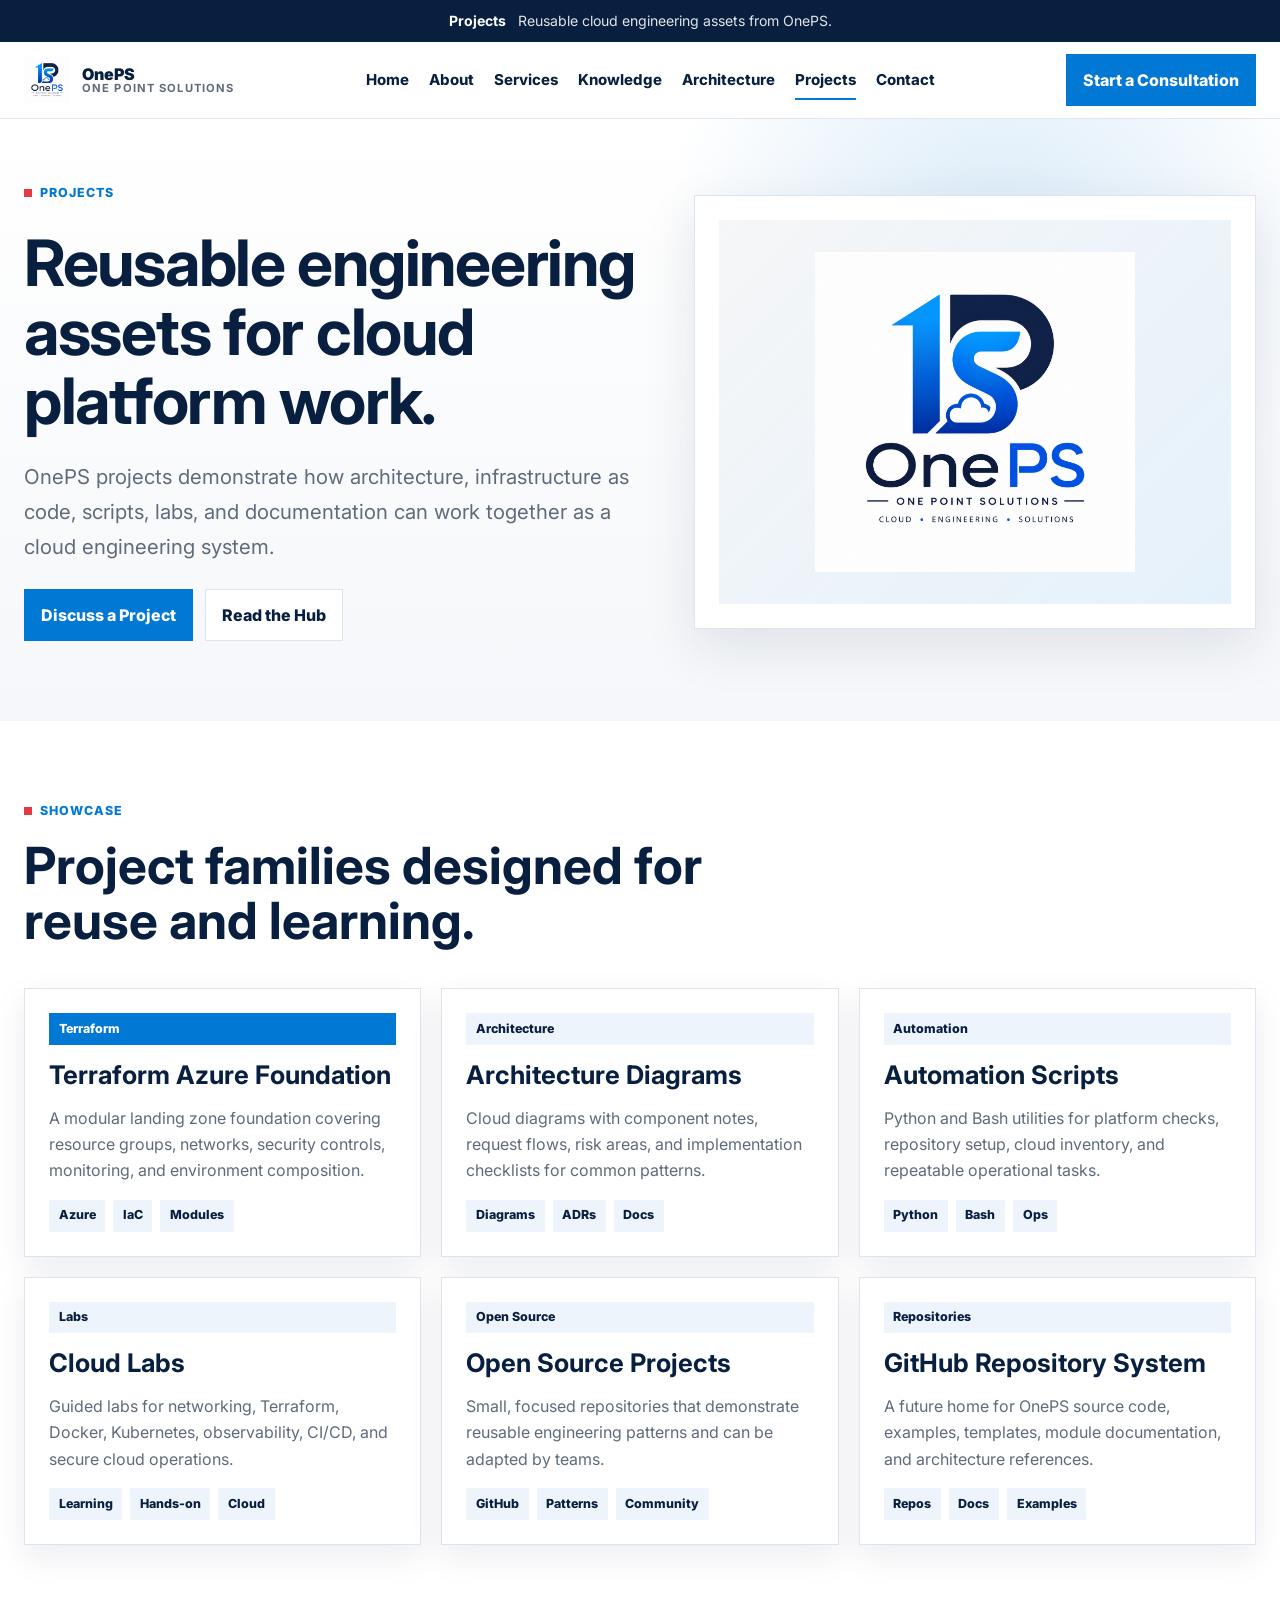
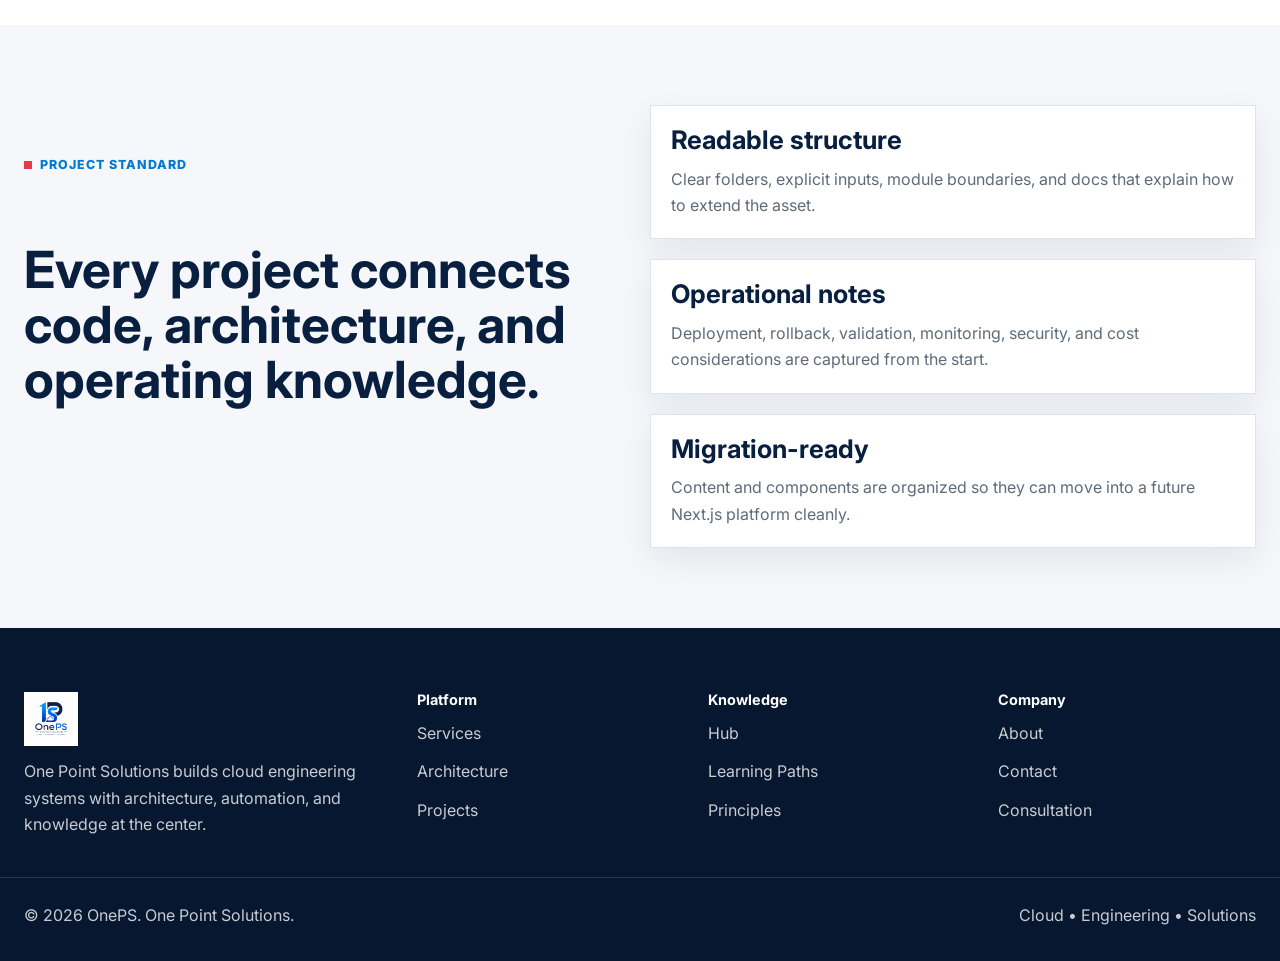
<file: projects.html>
<!doctype html>
<html lang="en">
  <head>
    <meta charset="utf-8">
    <meta name="viewport" content="width=device-width, initial-scale=1">
    <title>OnePS Projects | Terraform, Diagrams, Automation, Cloud Labs</title>
    <meta name="description" content="Explore OnePS project areas including Terraform Azure Foundation, architecture diagrams, automation scripts, cloud labs, open source projects, and GitHub repositories.">
    <link rel="canonical" href="https://oneps.in/projects.html">
    <meta name="theme-color" content="#081F3F">
    <meta property="og:title" content="OnePS Projects">
    <meta property="og:description" content="Cloud engineering showcases, reusable repositories, labs, scripts, and diagrams.">
    <meta property="og:type" content="website">
    <meta property="og:image" content="images/logo/oneps-logo.png">
    <link rel="icon" href="images/logo/favicon.png">
    <link rel="manifest" href="manifest.json">
    <link rel="preconnect" href="https://fonts.googleapis.com"><link rel="preconnect" href="https://fonts.gstatic.com" crossorigin>
    <link href="https://fonts.googleapis.com/css2?family=Inter:wght@400;600;700;800;900&display=swap" rel="stylesheet">
    <link rel="stylesheet" href="css/style.css"><link rel="stylesheet" href="css/components.css"><link rel="stylesheet" href="css/utilities.css"><link rel="stylesheet" href="css/animations.css"><link rel="stylesheet" href="css/responsive.css">
  </head>
  <body>
    <a class="skip-link" href="#main">Skip to content</a>
    <div class="announcement"><div class="container"><strong>Projects</strong> Reusable cloud engineering assets from OnePS.</div></div>
    <header class="site-header"><div class="container nav"><a class="brand" href="index.html"><img src="images/logo/oneps-logo.png" alt="OnePS logo"><span class="brand-name">OnePS <span>One Point Solutions</span></span></a><nav class="nav-links" data-nav-links aria-label="Primary navigation"><a href="index.html">Home</a><a href="about.html">About</a><a href="services.html">Services</a><a href="knowledge.html">Knowledge</a><a href="architecture.html">Architecture</a><a class="active" href="projects.html">Projects</a><a href="contact.html">Contact</a></nav><div class="nav-actions"><a class="btn btn-primary" href="contact.html">Start a Consultation</a><button class="nav-toggle" type="button" data-nav-toggle aria-label="Open navigation" aria-expanded="false"><span></span></button></div></div></header>
    <main id="main">
      <section class="hero"><div class="container hero-grid"><div class="hero-copy" data-reveal><span class="eyebrow">Projects</span><h1>Reusable engineering assets for cloud platform work.</h1><p class="lead">OnePS projects demonstrate how architecture, infrastructure as code, scripts, labs, and documentation can work together as a cloud engineering system.</p><div class="hero-actions"><a class="btn btn-primary" href="contact.html">Discuss a Project</a><a class="btn btn-outline" href="knowledge.html">Read the Hub</a></div></div><div class="hero-panel" data-reveal><div class="logo-card"><img src="images/logo/oneps-logo.png" alt="Official OnePS logo"></div></div></div></section>
      <section class="section section-white"><div class="container"><div class="section-heading" data-reveal><span class="eyebrow">Showcase</span><h2>Project families designed for reuse and learning.</h2></div><div class="grid grid-3">
        <article class="card" data-reveal><span class="badge badge-blue">Terraform</span><h3>Terraform Azure Foundation</h3><p>A modular landing zone foundation covering resource groups, networks, security controls, monitoring, and environment composition.</p><div class="tag-list"><span class="tag">Azure</span><span class="tag">IaC</span><span class="tag">Modules</span></div></article>
        <article class="card" data-reveal><span class="badge">Architecture</span><h3>Architecture Diagrams</h3><p>Cloud diagrams with component notes, request flows, risk areas, and implementation checklists for common patterns.</p><div class="tag-list"><span class="tag">Diagrams</span><span class="tag">ADRs</span><span class="tag">Docs</span></div></article>
        <article class="card" data-reveal><span class="badge">Automation</span><h3>Automation Scripts</h3><p>Python and Bash utilities for platform checks, repository setup, cloud inventory, and repeatable operational tasks.</p><div class="tag-list"><span class="tag">Python</span><span class="tag">Bash</span><span class="tag">Ops</span></div></article>
        <article class="card" data-reveal><span class="badge">Labs</span><h3>Cloud Labs</h3><p>Guided labs for networking, Terraform, Docker, Kubernetes, observability, CI/CD, and secure cloud operations.</p><div class="tag-list"><span class="tag">Learning</span><span class="tag">Hands-on</span><span class="tag">Cloud</span></div></article>
        <article class="card" data-reveal><span class="badge">Open Source</span><h3>Open Source Projects</h3><p>Small, focused repositories that demonstrate reusable engineering patterns and can be adapted by teams.</p><div class="tag-list"><span class="tag">GitHub</span><span class="tag">Patterns</span><span class="tag">Community</span></div></article>
        <article class="card" data-reveal><span class="badge">Repositories</span><h3>GitHub Repository System</h3><p>A future home for OnePS source code, examples, templates, module documentation, and architecture references.</p><div class="tag-list"><span class="tag">Repos</span><span class="tag">Docs</span><span class="tag">Examples</span></div></article>
      </div></div></section>
      <section class="section"><div class="container grid grid-2"><div class="section-heading" data-reveal><span class="eyebrow">Project Standard</span><h2>Every project connects code, architecture, and operating knowledge.</h2></div><div class="grid"><article class="card compact" data-reveal><h3>Readable structure</h3><p>Clear folders, explicit inputs, module boundaries, and docs that explain how to extend the asset.</p></article><article class="card compact" data-reveal><h3>Operational notes</h3><p>Deployment, rollback, validation, monitoring, security, and cost considerations are captured from the start.</p></article><article class="card compact" data-reveal><h3>Migration-ready</h3><p>Content and components are organized so they can move into a future Next.js platform cleanly.</p></article></div></div></section>
    </main>
    <footer class="site-footer"><div class="container footer-grid"><div class="footer-col footer-brand"><img src="images/logo/oneps-logo.png" alt="OnePS logo"><p>One Point Solutions builds cloud engineering systems with architecture, automation, and knowledge at the center.</p></div><div class="footer-col"><h3>Platform</h3><a href="services.html">Services</a><a href="architecture.html">Architecture</a><a href="projects.html">Projects</a></div><div class="footer-col"><h3>Knowledge</h3><a href="knowledge.html">Hub</a><a href="knowledge.html#learning-paths">Learning Paths</a><a href="about.html#principles">Principles</a></div><div class="footer-col"><h3>Company</h3><a href="about.html">About</a><a href="contact.html">Contact</a><a href="contact.html">Consultation</a></div></div><div class="container footer-bottom"><span>© 2026 OnePS. One Point Solutions.</span><span>Cloud • Engineering • Solutions</span></div></footer>
    <script src="js/script.js" defer></script><script src="js/navigation.js" defer></script><script src="js/animations.js" defer></script><script src="js/theme.js" defer></script>
  </body>
</html>
</file>
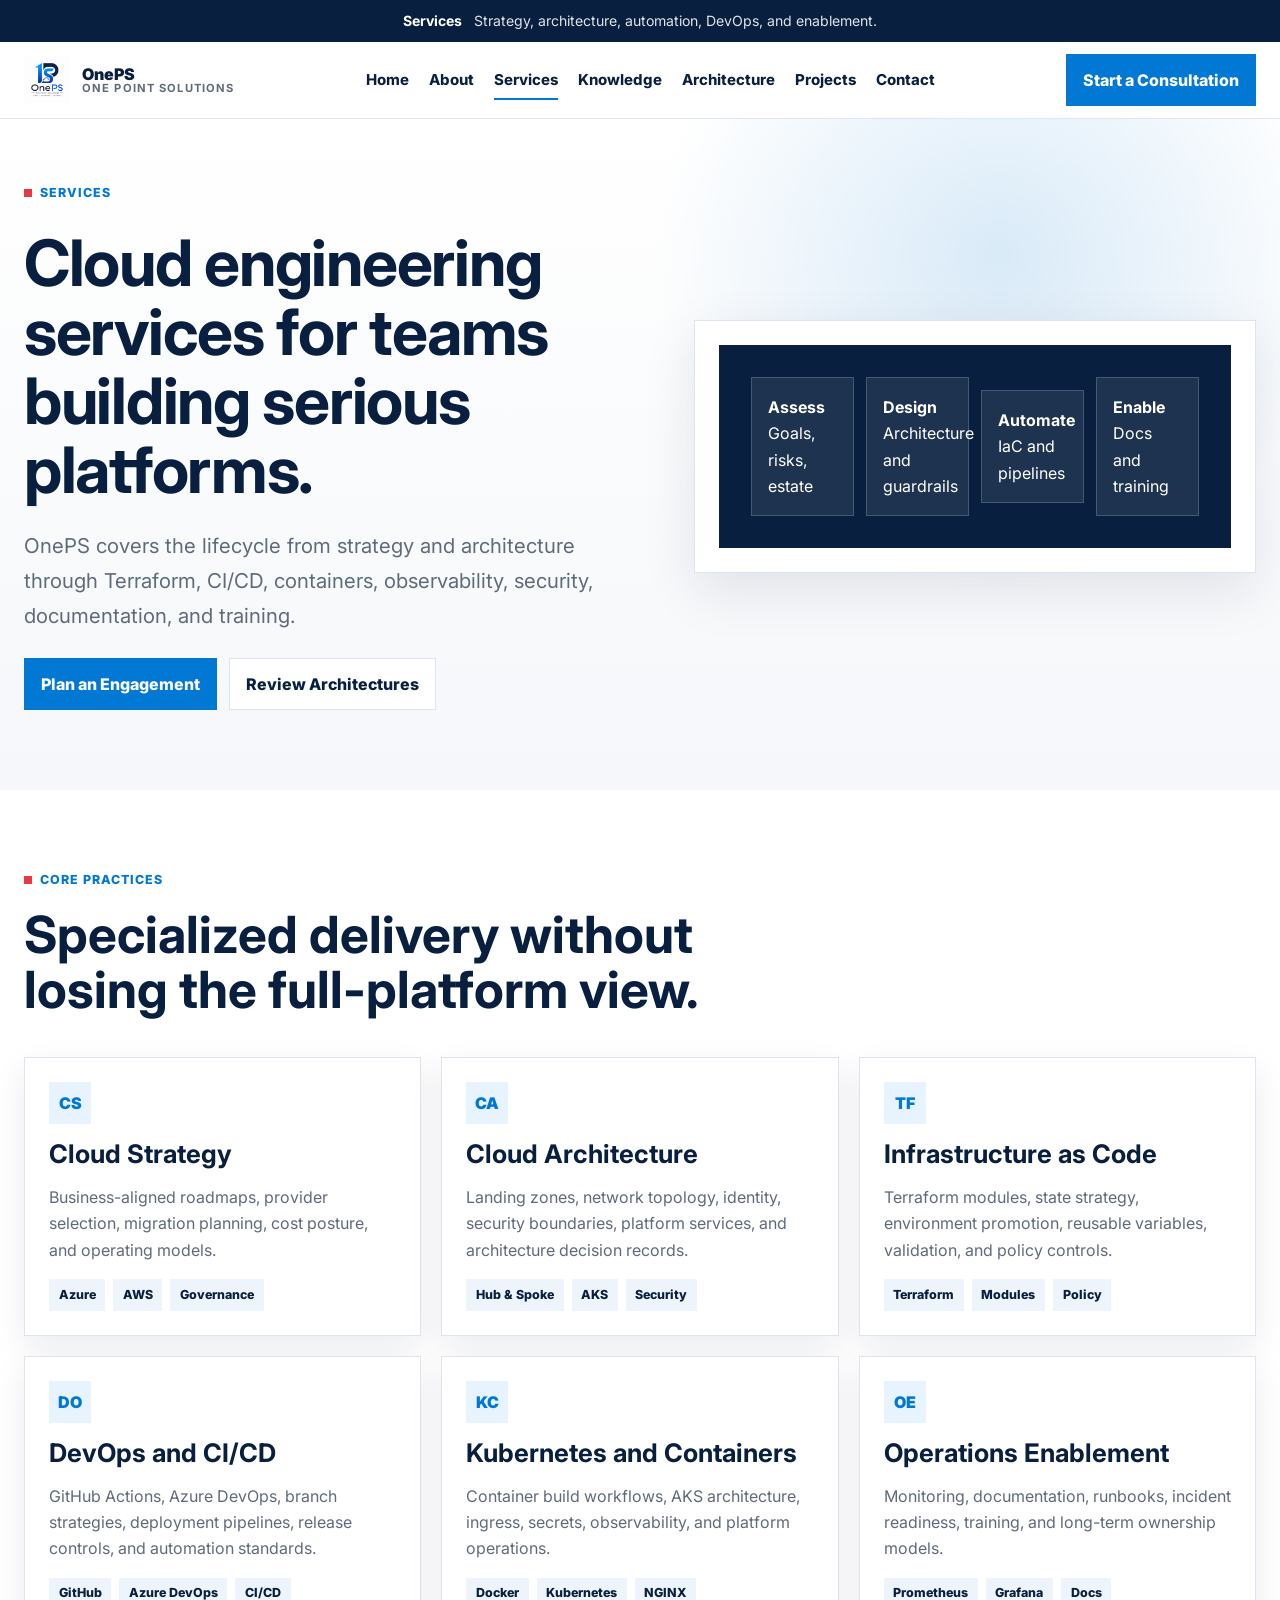
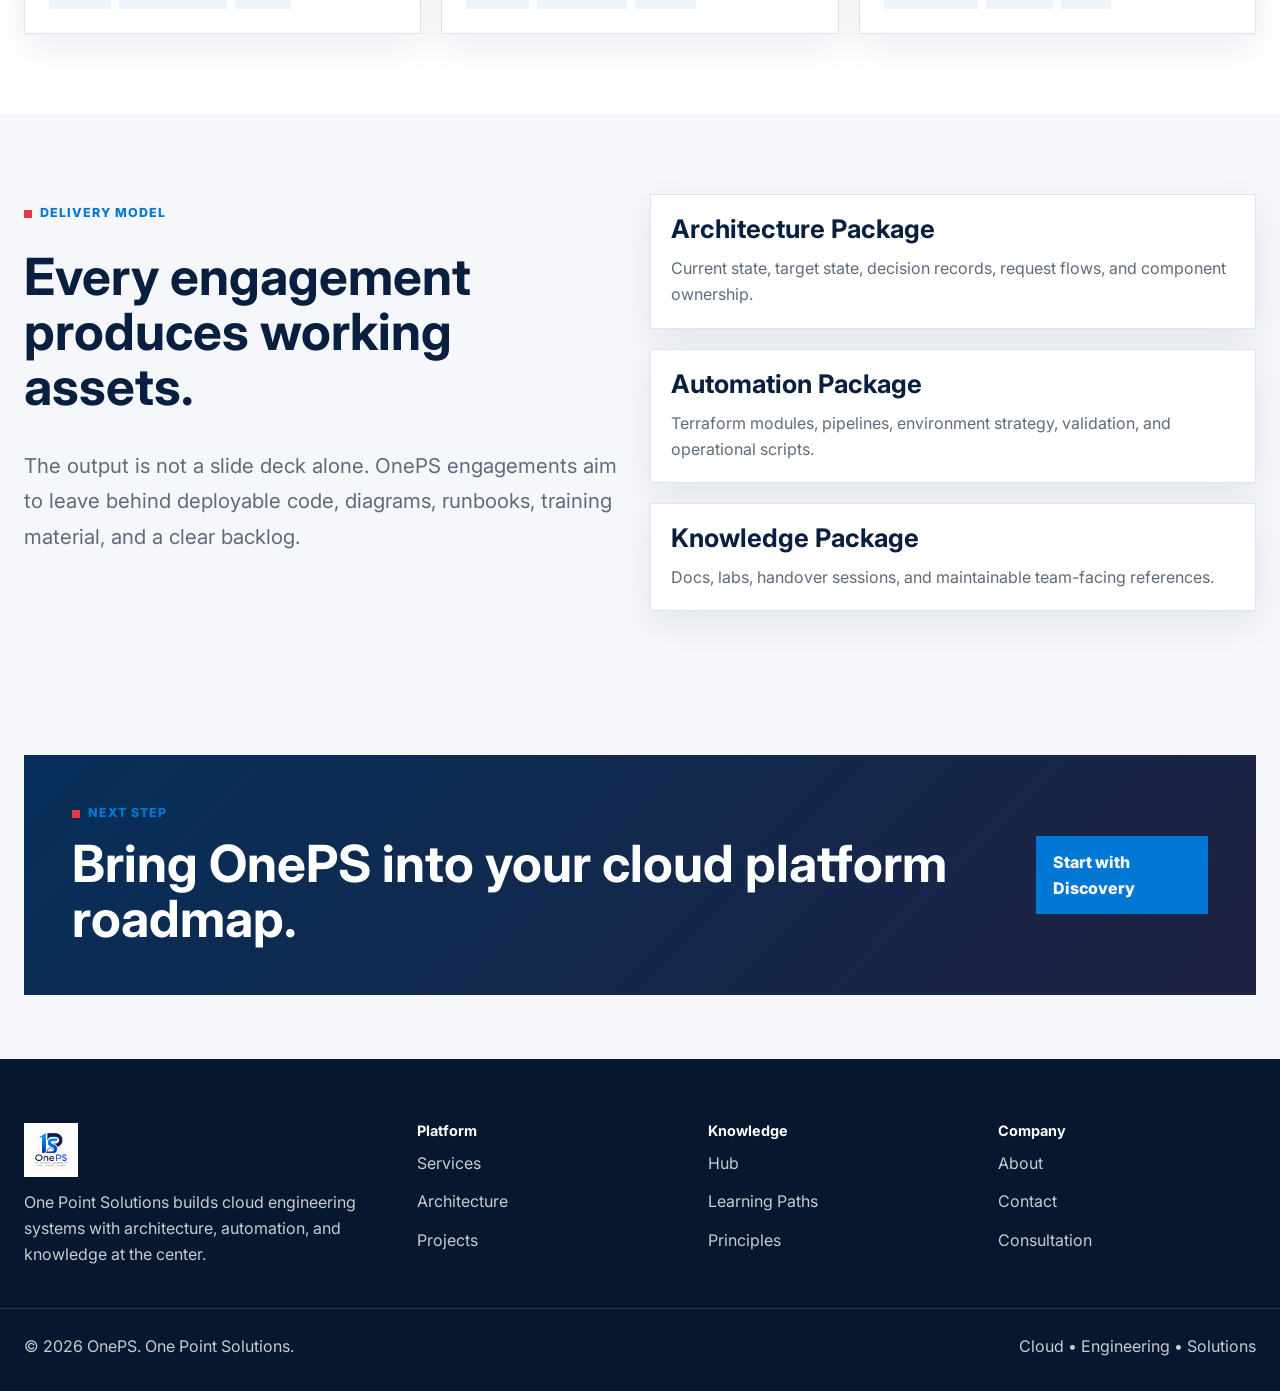
<file: services.html>
<!doctype html>
<html lang="en">
  <head>
    <meta charset="utf-8">
    <meta name="viewport" content="width=device-width, initial-scale=1">
    <title>OnePS Services | Cloud, DevOps, Terraform, Kubernetes</title>
    <meta name="description" content="Cloud strategy, migration, architecture, infrastructure as code, DevOps, Kubernetes, monitoring, security, documentation, and training services from OnePS.">
    <link rel="canonical" href="https://oneps.in/services.html">
    <meta name="theme-color" content="#081F3F">
    <meta property="og:title" content="OnePS Cloud Engineering Services">
    <meta property="og:description" content="Consulting and delivery for cloud architecture, automation, DevOps, Kubernetes, monitoring, and training.">
    <meta property="og:type" content="website">
    <meta property="og:image" content="images/logo/oneps-logo.png">
    <link rel="icon" href="images/logo/favicon.png">
    <link rel="manifest" href="manifest.json">
    <link rel="preconnect" href="https://fonts.googleapis.com">
    <link rel="preconnect" href="https://fonts.gstatic.com" crossorigin>
    <link href="https://fonts.googleapis.com/css2?family=Inter:wght@400;600;700;800;900&display=swap" rel="stylesheet">
    <link rel="stylesheet" href="css/style.css"><link rel="stylesheet" href="css/components.css"><link rel="stylesheet" href="css/utilities.css"><link rel="stylesheet" href="css/animations.css"><link rel="stylesheet" href="css/responsive.css">
  </head>
  <body>
    <a class="skip-link" href="#main">Skip to content</a>
    <div class="announcement"><div class="container"><strong>Services</strong> Strategy, architecture, automation, DevOps, and enablement.</div></div>
    <header class="site-header"><div class="container nav"><a class="brand" href="index.html"><img src="images/logo/oneps-logo.png" alt="OnePS logo"><span class="brand-name">OnePS <span>One Point Solutions</span></span></a><nav class="nav-links" data-nav-links aria-label="Primary navigation"><a href="index.html">Home</a><a href="about.html">About</a><a class="active" href="services.html">Services</a><a href="knowledge.html">Knowledge</a><a href="architecture.html">Architecture</a><a href="projects.html">Projects</a><a href="contact.html">Contact</a></nav><div class="nav-actions"><a class="btn btn-primary" href="contact.html">Start a Consultation</a><button class="nav-toggle" type="button" data-nav-toggle aria-label="Open navigation" aria-expanded="false"><span></span></button></div></div></header>
    <main id="main">
      <section class="hero"><div class="container hero-grid"><div class="hero-copy" data-reveal><span class="eyebrow">Services</span><h1>Cloud engineering services for teams building serious platforms.</h1><p class="lead">OnePS covers the lifecycle from strategy and architecture through Terraform, CI/CD, containers, observability, security, documentation, and training.</p><div class="hero-actions"><a class="btn btn-primary" href="contact.html">Plan an Engagement</a><a class="btn btn-outline" href="architecture.html">Review Architectures</a></div></div><div class="hero-panel" data-reveal><div class="architecture-map"><div class="flow-line"><div class="flow-node"><strong>Assess</strong><span>Goals, risks, estate</span></div><div class="flow-node"><strong>Design</strong><span>Architecture and guardrails</span></div><div class="flow-node"><strong>Automate</strong><span>IaC and pipelines</span></div><div class="flow-node"><strong>Enable</strong><span>Docs and training</span></div></div></div></div></div></section>
      <section class="section section-white"><div class="container"><div class="section-heading" data-reveal><span class="eyebrow">Core Practices</span><h2>Specialized delivery without losing the full-platform view.</h2></div><div class="grid grid-3">
        <article class="card" data-reveal><span class="card-icon">CS</span><h3>Cloud Strategy</h3><p>Business-aligned roadmaps, provider selection, migration planning, cost posture, and operating models.</p><div class="tag-list"><span class="tag">Azure</span><span class="tag">AWS</span><span class="tag">Governance</span></div></article>
        <article class="card" data-reveal><span class="card-icon">CA</span><h3>Cloud Architecture</h3><p>Landing zones, network topology, identity, security boundaries, platform services, and architecture decision records.</p><div class="tag-list"><span class="tag">Hub & Spoke</span><span class="tag">AKS</span><span class="tag">Security</span></div></article>
        <article class="card" data-reveal><span class="card-icon">TF</span><h3>Infrastructure as Code</h3><p>Terraform modules, state strategy, environment promotion, reusable variables, validation, and policy controls.</p><div class="tag-list"><span class="tag">Terraform</span><span class="tag">Modules</span><span class="tag">Policy</span></div></article>
        <article class="card" data-reveal><span class="card-icon">DO</span><h3>DevOps and CI/CD</h3><p>GitHub Actions, Azure DevOps, branch strategies, deployment pipelines, release controls, and automation standards.</p><div class="tag-list"><span class="tag">GitHub</span><span class="tag">Azure DevOps</span><span class="tag">CI/CD</span></div></article>
        <article class="card" data-reveal><span class="card-icon">KC</span><h3>Kubernetes and Containers</h3><p>Container build workflows, AKS architecture, ingress, secrets, observability, and platform operations.</p><div class="tag-list"><span class="tag">Docker</span><span class="tag">Kubernetes</span><span class="tag">NGINX</span></div></article>
        <article class="card" data-reveal><span class="card-icon">OE</span><h3>Operations Enablement</h3><p>Monitoring, documentation, runbooks, incident readiness, training, and long-term ownership models.</p><div class="tag-list"><span class="tag">Prometheus</span><span class="tag">Grafana</span><span class="tag">Docs</span></div></article>
      </div></div></section>
      <section class="section"><div class="container grid grid-2"><div class="section-heading" data-reveal><span class="eyebrow">Delivery Model</span><h2>Every engagement produces working assets.</h2><p class="lead">The output is not a slide deck alone. OnePS engagements aim to leave behind deployable code, diagrams, runbooks, training material, and a clear backlog.</p></div><div class="grid"><article class="card compact" data-reveal><h3>Architecture Package</h3><p>Current state, target state, decision records, request flows, and component ownership.</p></article><article class="card compact" data-reveal><h3>Automation Package</h3><p>Terraform modules, pipelines, environment strategy, validation, and operational scripts.</p></article><article class="card compact" data-reveal><h3>Knowledge Package</h3><p>Docs, labs, handover sessions, and maintainable team-facing references.</p></article></div></div></section>
      <section class="section-tight"><div class="container"><div class="cta-band" data-reveal><div class="between"><div class="stack-sm"><span class="eyebrow">Next Step</span><h2>Bring OnePS into your cloud platform roadmap.</h2></div><a class="btn btn-primary" href="contact.html">Start with Discovery</a></div></div></div></section>
    </main>
    <footer class="site-footer"><div class="container footer-grid"><div class="footer-col footer-brand"><img src="images/logo/oneps-logo.png" alt="OnePS logo"><p>One Point Solutions builds cloud engineering systems with architecture, automation, and knowledge at the center.</p></div><div class="footer-col"><h3>Platform</h3><a href="services.html">Services</a><a href="architecture.html">Architecture</a><a href="projects.html">Projects</a></div><div class="footer-col"><h3>Knowledge</h3><a href="knowledge.html">Hub</a><a href="knowledge.html#learning-paths">Learning Paths</a><a href="about.html#principles">Principles</a></div><div class="footer-col"><h3>Company</h3><a href="about.html">About</a><a href="contact.html">Contact</a><a href="contact.html">Consultation</a></div></div><div class="container footer-bottom"><span>© 2026 OnePS. One Point Solutions.</span><span>Cloud • Engineering • Solutions</span></div></footer>
    <script src="js/script.js" defer></script><script src="js/navigation.js" defer></script><script src="js/animations.js" defer></script><script src="js/theme.js" defer></script>
  </body>
</html>
</file>
<file: css/style.css>
:root {
  --color-navy: #081f3f;
  --color-navy-900: #06172f;
  --color-navy-800: #0d2b56;
  --color-blue: #0078d4;
  --color-blue-700: #005fb0;
  --color-blue-100: #e7f3ff;
  --color-red: #e63946;
  --color-bg: #f5f7fa;
  --color-surface: #ffffff;
  --color-text: #1a1a1a;
  --color-muted: #5f6b7a;
  --color-line: #dce4ef;
  --color-soft: #eef4fb;
  --shadow-soft: 0 18px 50px rgba(8, 31, 63, 0.1);
  --shadow-card: 0 12px 32px rgba(8, 31, 63, 0.08);
  --radius-sm: 6px;
  --radius-md: 8px;
  --radius-lg: 14px;
  --container: 1280px;
  --space-1: 0.25rem;
  --space-2: 0.5rem;
  --space-3: 0.75rem;
  --space-4: 1rem;
  --space-5: 1.25rem;
  --space-6: 1.5rem;
  --space-8: 2rem;
  --space-10: 2.5rem;
  --space-12: 3rem;
  --space-16: 4rem;
  --space-20: 5rem;
  --space-24: 6rem;
}

* {
  box-sizing: border-box;
}

html {
  scroll-behavior: smooth;
}

body {
  margin: 0;
  background: var(--color-bg);
  color: var(--color-text);
  font-family: Inter, system-ui, -apple-system, BlinkMacSystemFont, "Segoe UI", sans-serif;
  font-size: 16px;
  line-height: 1.65;
  text-rendering: optimizeLegibility;
}

body.nav-open {
  overflow: hidden;
}

img,
svg {
  display: block;
  max-width: 100%;
}

a {
  color: inherit;
  text-decoration: none;
}

button,
input,
textarea,
select {
  font: inherit;
}

button {
  cursor: pointer;
}

:focus-visible {
  outline: 3px solid rgba(0, 120, 212, 0.45);
  outline-offset: 3px;
}

.skip-link {
  background: var(--color-navy);
  color: var(--color-surface);
  left: 1rem;
  padding: 0.65rem 1rem;
  position: fixed;
  top: 1rem;
  transform: translateY(-150%);
  z-index: 1000;
}

.skip-link:focus {
  transform: translateY(0);
}

.site-shell {
  min-height: 100vh;
  overflow-x: clip;
}

.container {
  margin: 0 auto;
  max-width: var(--container);
  padding: 0 var(--space-6);
  width: 100%;
}

.section {
  padding: var(--space-20) 0;
}

.section-tight {
  padding: var(--space-16) 0;
}

.section-dark {
  background: var(--color-navy);
  color: var(--color-surface);
}

.section-white {
  background: var(--color-surface);
}

.eyebrow {
  align-items: center;
  color: var(--color-blue);
  display: inline-flex;
  font-size: 0.78rem;
  font-weight: 800;
  gap: var(--space-2);
  letter-spacing: 0.08em;
  text-transform: uppercase;
}

.eyebrow::before {
  background: var(--color-red);
  content: "";
  height: 8px;
  width: 8px;
}

h1,
h2,
h3,
h4 {
  color: var(--color-navy);
  line-height: 1.08;
  margin: 0;
}

h1 {
  font-size: clamp(2.75rem, 5vw, 4.8rem);
  letter-spacing: -0.02em;
  line-height: 1.08;
}

h2 {
  font-size: clamp(2rem, 4vw, 3.45rem);
}

h3 {
  font-size: clamp(1.25rem, 2vw, 1.65rem);
}

h4 {
  font-size: 1rem;
}

p {
  margin: 0;
}

.lead {
  color: var(--color-muted);
  font-size: clamp(1.05rem, 2vw, 1.28rem);
  line-height: 1.72;
  max-width: 720px;
}

.section-heading {
  display: grid;
  gap: var(--space-4);
  margin-bottom: var(--space-10);
  max-width: 820px;
}

.section-heading.center {
  margin-left: auto;
  margin-right: auto;
  text-align: center;
}

.section-heading.center .eyebrow {
  justify-content: center;
}

.muted {
  color: var(--color-muted);
}

.text-blue {
  color: var(--color-blue);
}

.text-red {
  color: var(--color-red);
}
</file>
<file: css/components.css>
.announcement {
  background: var(--color-navy);
  color: rgba(255, 255, 255, 0.88);
  font-size: 0.88rem;
}

.announcement .container {
  align-items: center;
  display: flex;
  gap: var(--space-3);
  justify-content: center;
  min-height: 42px;
  text-align: center;
}

.announcement strong {
  color: var(--color-surface);
}

.site-header {
  background: rgba(255, 255, 255, 0.94);
  border-bottom: 1px solid rgba(220, 228, 239, 0.9);
  position: sticky;
  top: 0;
  z-index: 100;
}

.nav {
  align-items: center;
  display: flex;
  gap: var(--space-6);
  justify-content: space-between;
  min-height: 76px;
}

.brand {
  align-items: center;
  display: inline-flex;
  gap: var(--space-3);
  min-width: 176px;
}

.brand img {
  height: 46px;
  width: 46px;
}

.brand-name {
  color: var(--color-navy);
  display: grid;
  font-weight: 900;
  line-height: 1.05;
}

.brand-name span {
  color: var(--color-muted);
  font-size: 0.7rem;
  font-weight: 700;
  letter-spacing: 0.1em;
  text-transform: uppercase;
}

.nav-links {
  align-items: center;
  display: flex;
  gap: var(--space-5);
}

.nav-links a {
  color: var(--color-navy);
  font-size: 0.94rem;
  font-weight: 750;
  position: relative;
}

.nav-links a::after {
  background: var(--color-blue);
  bottom: -8px;
  content: "";
  height: 2px;
  left: 0;
  position: absolute;
  transform: scaleX(0);
  transform-origin: left;
  transition: transform 180ms ease;
  width: 100%;
}

.nav-links a:hover::after,
.nav-links a.active::after {
  transform: scaleX(1);
}

.nav-actions {
  align-items: center;
  display: flex;
  gap: var(--space-3);
}

.nav-toggle {
  align-items: center;
  background: var(--color-surface);
  border: 1px solid var(--color-line);
  display: none;
  height: 42px;
  justify-content: center;
  width: 42px;
}

.nav-toggle span,
.nav-toggle span::before,
.nav-toggle span::after {
  background: var(--color-navy);
  content: "";
  display: block;
  height: 2px;
  transition: transform 180ms ease;
  width: 18px;
}

.nav-toggle span::before {
  transform: translateY(-6px);
}

.nav-toggle span::after {
  transform: translateY(4px);
}

.btn {
  align-items: center;
  border: 1px solid transparent;
  display: inline-flex;
  font-weight: 800;
  gap: var(--space-2);
  justify-content: center;
  min-height: 44px;
  padding: 0.75rem 1rem;
  transition: background 180ms ease, border 180ms ease, color 180ms ease, transform 180ms ease;
}

.btn:hover {
  transform: translateY(-1px);
}

.btn-primary {
  background: var(--color-blue);
  color: var(--color-surface);
}

.btn-primary:hover {
  background: var(--color-blue-700);
}

.btn-secondary {
  background: var(--color-navy);
  color: var(--color-surface);
}

.btn-outline {
  background: var(--color-surface);
  border-color: var(--color-line);
  color: var(--color-navy);
}

.btn-ghost {
  background: transparent;
  color: var(--color-navy);
  padding-left: 0;
  padding-right: 0;
}

.hero {
  background:
    radial-gradient(circle at 78% 20%, rgba(0, 120, 212, 0.14), transparent 30%),
    linear-gradient(180deg, #ffffff 0%, var(--color-bg) 100%);
  padding: var(--space-16) 0 var(--space-20);
}

.hero-grid {
  align-items: center;
  display: grid;
  gap: var(--space-12);
  grid-template-columns: minmax(0, 1.05fr) minmax(320px, 0.95fr);
}

.hero-copy {
  display: grid;
  gap: var(--space-6);
}

.hero-actions {
  display: flex;
  flex-wrap: wrap;
  gap: var(--space-3);
}

.hero-panel {
  background: var(--color-surface);
  border: 1px solid var(--color-line);
  box-shadow: var(--shadow-soft);
  padding: var(--space-6);
}

.logo-card {
  align-items: center;
  background:
    linear-gradient(135deg, rgba(8, 31, 63, 0.04), rgba(0, 120, 212, 0.1)),
    var(--color-surface);
  display: grid;
  justify-items: center;
  min-height: 300px;
  padding: var(--space-8);
}

.logo-card img {
  width: min(320px, 78vw);
}

.metric-row {
  display: grid;
  gap: var(--space-4);
  grid-template-columns: repeat(3, 1fr);
  margin-top: var(--space-5);
}

.metric {
  border-left: 3px solid var(--color-blue);
  padding-left: var(--space-3);
}

.metric strong {
  color: var(--color-navy);
  display: block;
  font-size: 1.55rem;
  line-height: 1;
}

.metric span {
  color: var(--color-muted);
  display: block;
  font-size: 0.82rem;
  line-height: 1.35;
  margin-top: var(--space-2);
}

.grid {
  display: grid;
  gap: var(--space-5);
}

.grid-2 {
  grid-template-columns: repeat(2, minmax(0, 1fr));
}

.grid-3 {
  grid-template-columns: repeat(3, minmax(0, 1fr));
}

.grid-4 {
  grid-template-columns: repeat(4, minmax(0, 1fr));
}

.card {
  background: var(--color-surface);
  border: 1px solid var(--color-line);
  box-shadow: var(--shadow-card);
  display: grid;
  gap: var(--space-4);
  padding: var(--space-6);
}

.card.compact {
  gap: var(--space-3);
  padding: var(--space-5);
}

.card h3,
.card h4 {
  color: var(--color-navy);
}

.card p,
.article-meta,
.tagline-small {
  color: var(--color-muted);
}

.card-icon {
  align-items: center;
  background: var(--color-blue-100);
  color: var(--color-blue);
  display: inline-flex;
  font-weight: 900;
  height: 42px;
  justify-content: center;
  width: 42px;
}

.tag-list {
  display: flex;
  flex-wrap: wrap;
  gap: var(--space-2);
}

.tag,
.badge {
  align-items: center;
  background: var(--color-soft);
  color: var(--color-navy);
  display: inline-flex;
  font-size: 0.78rem;
  font-weight: 800;
  min-height: 30px;
  padding: 0.35rem 0.6rem;
}

.badge-blue {
  background: var(--color-blue);
  color: var(--color-surface);
}

.tech-grid {
  display: grid;
  gap: var(--space-3);
  grid-template-columns: repeat(5, minmax(0, 1fr));
}

.tech-item {
  align-items: center;
  background: var(--color-surface);
  border: 1px solid var(--color-line);
  color: var(--color-navy);
  display: flex;
  font-weight: 800;
  gap: var(--space-3);
  min-height: 64px;
  padding: var(--space-4);
}

.tech-dot {
  background: var(--color-blue);
  height: 10px;
  width: 10px;
}

.architecture-map {
  background: var(--color-navy);
  color: var(--color-surface);
  display: grid;
  gap: var(--space-5);
  padding: var(--space-8);
}

.flow-line {
  align-items: center;
  display: grid;
  gap: var(--space-3);
  grid-template-columns: repeat(4, minmax(0, 1fr));
}

.flow-node {
  background: rgba(255, 255, 255, 0.09);
  border: 1px solid rgba(255, 255, 255, 0.18);
  min-height: 92px;
  padding: var(--space-4);
}

.flow-node strong {
  display: block;
}

.timeline {
  border-left: 2px solid var(--color-line);
  display: grid;
  gap: var(--space-6);
  padding-left: var(--space-6);
}

.timeline-item {
  display: grid;
  gap: var(--space-2);
  position: relative;
}

.timeline-item::before {
  background: var(--color-blue);
  content: "";
  height: 12px;
  left: calc(-1 * var(--space-6) - 7px);
  position: absolute;
  top: 0.45rem;
  width: 12px;
}

.search-panel,
.contact-panel {
  background: var(--color-surface);
  border: 1px solid var(--color-line);
  padding: var(--space-6);
}

.search-field,
.form-field {
  display: grid;
  gap: var(--space-2);
}

.search-field input,
.form-field input,
.form-field textarea,
.form-field select {
  background: var(--color-surface);
  border: 1px solid var(--color-line);
  color: var(--color-text);
  min-height: 48px;
  padding: 0.8rem 0.9rem;
  width: 100%;
}

.form-field textarea {
  min-height: 150px;
  resize: vertical;
}

.form {
  display: grid;
  gap: var(--space-4);
}

.cta-band {
  background:
    linear-gradient(135deg, rgba(0, 120, 212, 0.18), rgba(230, 57, 70, 0.1)),
    var(--color-navy);
  color: var(--color-surface);
  padding: var(--space-12);
}

.cta-band h2,
.section-dark h2,
.section-dark h3 {
  color: var(--color-surface);
}

.site-footer {
  background: var(--color-navy-900);
  color: rgba(255, 255, 255, 0.78);
  padding: var(--space-16) 0 var(--space-8);
}

.footer-grid {
  display: grid;
  gap: var(--space-8);
  grid-template-columns: 1.4fr repeat(3, 1fr);
}

.footer-brand img {
  background: var(--color-surface);
  height: 54px;
  padding: 4px;
  width: 54px;
}

.footer-col {
  display: grid;
  gap: var(--space-3);
  align-content: start;
}

.footer-col h3 {
  color: var(--color-surface);
  font-size: 0.9rem;
}

.footer-col a:hover {
  color: var(--color-surface);
}

.footer-bottom {
  border-top: 1px solid rgba(255, 255, 255, 0.14);
  display: flex;
  gap: var(--space-4);
  justify-content: space-between;
  margin-top: var(--space-10);
  padding-top: var(--space-6);
}
</file>
<file: css/utilities.css>
.sr-only {
  border: 0;
  clip: rect(0, 0, 0, 0);
  height: 1px;
  margin: -1px;
  overflow: hidden;
  padding: 0;
  position: absolute;
  white-space: nowrap;
  width: 1px;
}

.stack-xs {
  display: grid;
  gap: var(--space-2);
}

.stack-sm {
  display: grid;
  gap: var(--space-3);
}

.stack-md {
  display: grid;
  gap: var(--space-5);
}

.stack-lg {
  display: grid;
  gap: var(--space-8);
}

.cluster {
  align-items: center;
  display: flex;
  flex-wrap: wrap;
  gap: var(--space-3);
}

.between {
  align-items: center;
  display: flex;
  gap: var(--space-5);
  justify-content: space-between;
}

.full-width {
  width: 100%;
}

.max-680 {
  max-width: 680px;
}

.max-820 {
  max-width: 820px;
}

.surface {
  background: var(--color-surface);
}

.bordered {
  border: 1px solid var(--color-line);
}

.shadow-soft {
  box-shadow: var(--shadow-soft);
}

.accent-left {
  border-left: 4px solid var(--color-blue);
  padding-left: var(--space-4);
}

.accent-red {
  border-left-color: var(--color-red);
}

.logo-watermark {
  opacity: 0.08;
  pointer-events: none;
  position: absolute;
  right: -3rem;
  top: -3rem;
  width: 360px;
}
</file>
<file: css/animations.css>
@media (prefers-reduced-motion: no-preference) {
  [data-reveal] {
    opacity: 0;
    transform: translateY(18px);
    transition: opacity 520ms ease, transform 520ms ease;
  }

  [data-reveal].is-visible {
    opacity: 1;
    transform: translateY(0);
  }

  .float-soft {
    animation: float-soft 7s ease-in-out infinite;
  }
}

@keyframes float-soft {
  0%,
  100% {
    transform: translateY(0);
  }

  50% {
    transform: translateY(-10px);
  }
}
</file>
<file: css/responsive.css>
@media (max-width: 1080px) {
  .grid-4,
  .tech-grid {
    grid-template-columns: repeat(3, minmax(0, 1fr));
  }

  .hero-grid {
    grid-template-columns: 1fr;
  }
}

@media (max-width: 880px) {
  .nav-toggle {
    display: inline-flex;
  }

  .nav-links {
    background: var(--color-surface);
    border-top: 1px solid var(--color-line);
    box-shadow: var(--shadow-soft);
    display: none;
    gap: 0;
    grid-template-columns: 1fr;
    left: 0;
    padding: var(--space-4) var(--space-6);
    position: absolute;
    right: 0;
    top: 100%;
  }

  .nav-links.is-open {
    display: grid;
  }

  .nav-links a {
    border-bottom: 1px solid var(--color-line);
    padding: var(--space-4) 0;
  }

  .nav-actions .btn {
    display: none;
  }

  .grid-2,
  .grid-3,
  .footer-grid,
  .flow-line {
    grid-template-columns: 1fr;
  }

  .footer-bottom,
  .between {
    align-items: flex-start;
    flex-direction: column;
  }
}

@media (max-width: 640px) {
  .container {
    padding: 0 var(--space-4);
  }

  .section {
    padding: var(--space-16) 0;
  }

  .section-tight {
    padding: var(--space-12) 0;
  }

  .brand {
    min-width: auto;
  }

  .brand img {
    height: 40px;
    width: 40px;
  }

  .brand-name span {
    display: none;
  }

  .hero {
    padding-top: var(--space-10);
  }

  .hero-actions,
  .hero-actions .btn,
  .cluster .btn {
    width: 100%;
  }

  .metric-row,
  .grid-4,
  .tech-grid {
    grid-template-columns: 1fr;
  }

  .cta-band,
  .architecture-map {
    padding: var(--space-6);
  }

  .logo-card {
    min-height: 240px;
    padding: var(--space-5);
  }
}
</file>
